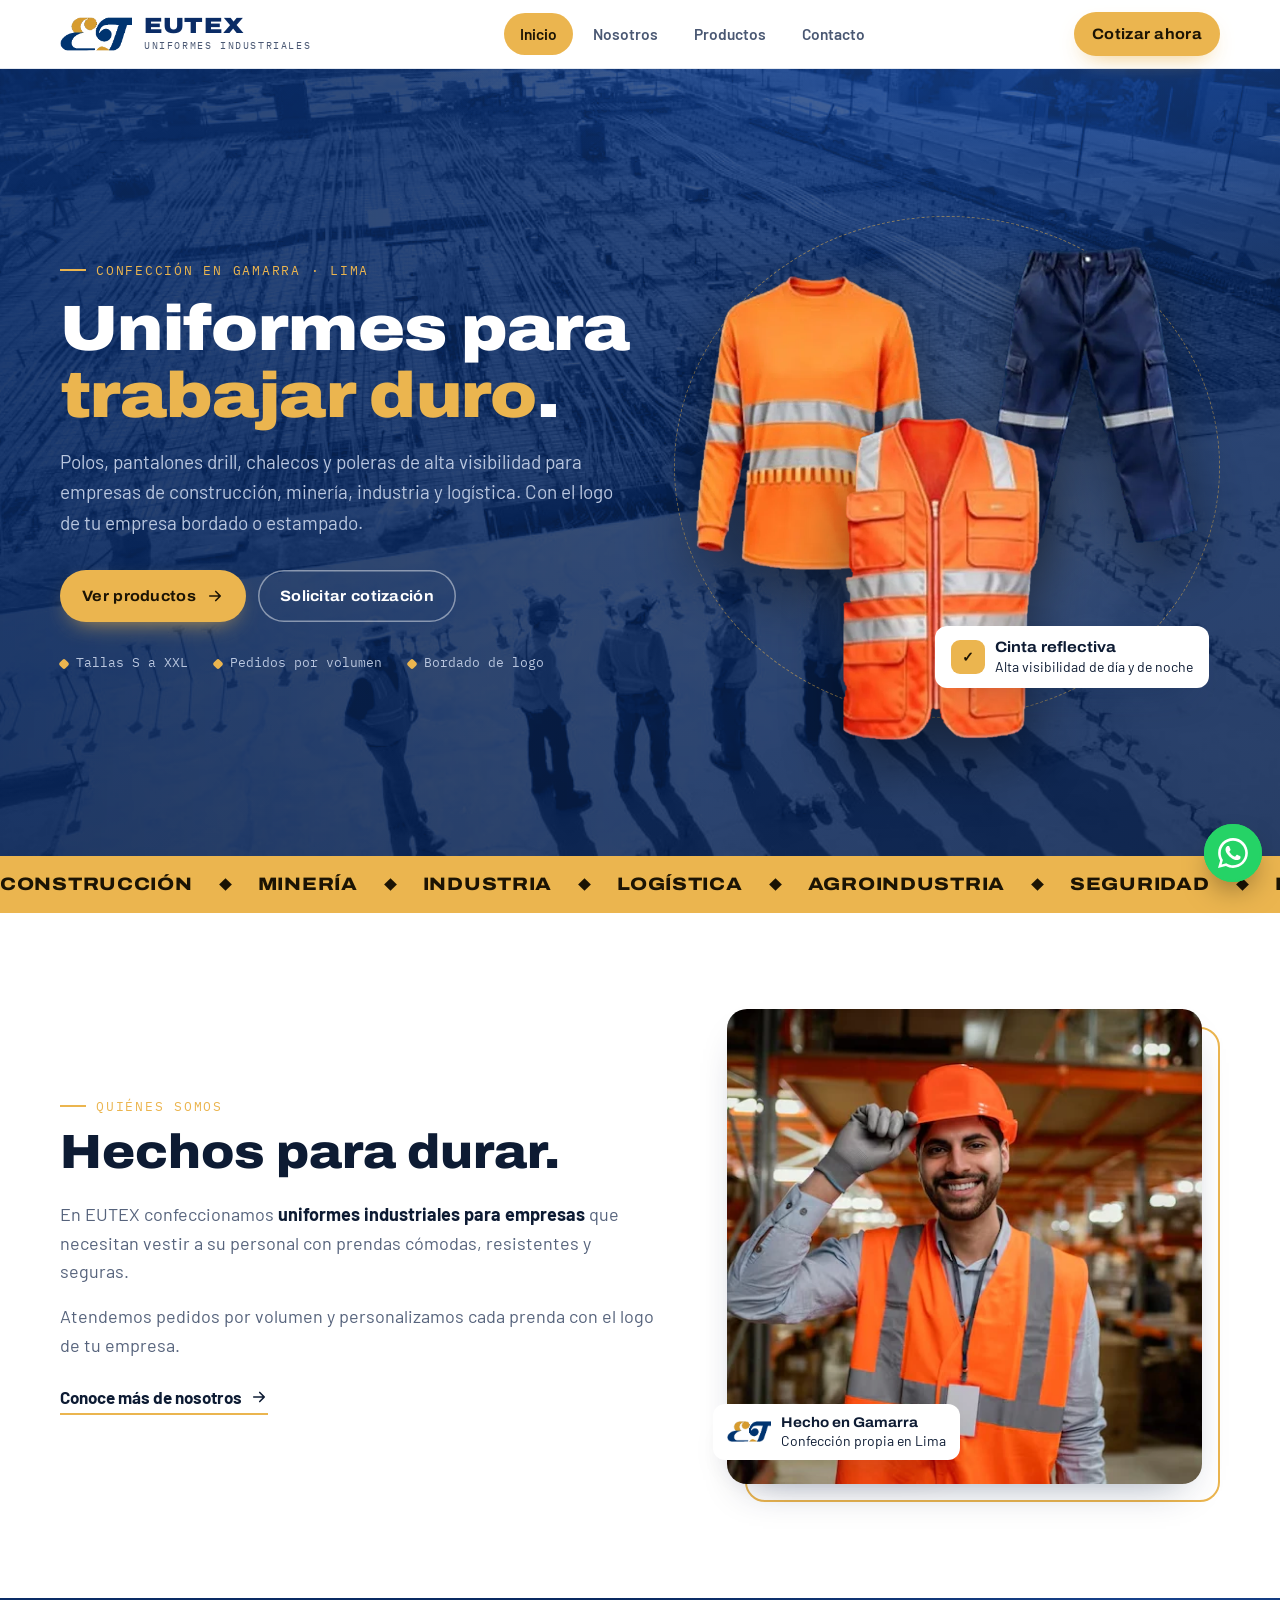
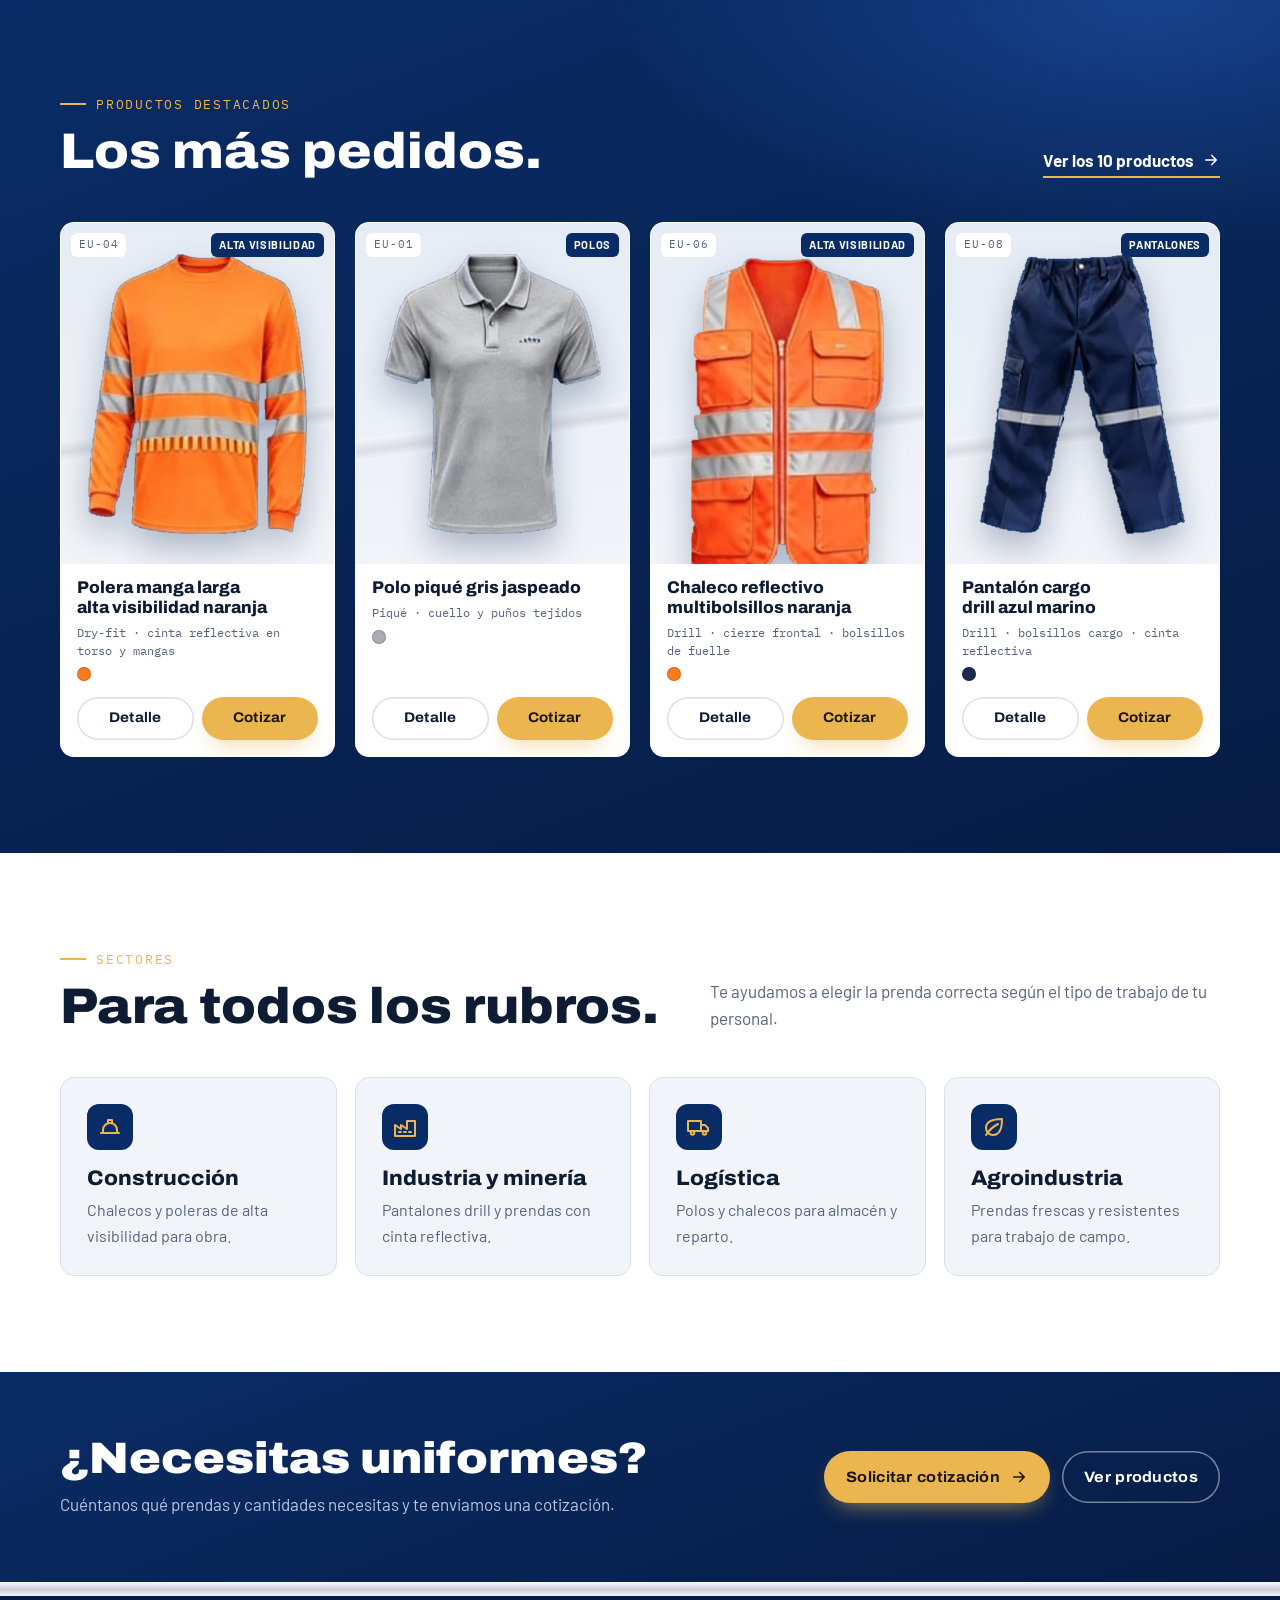
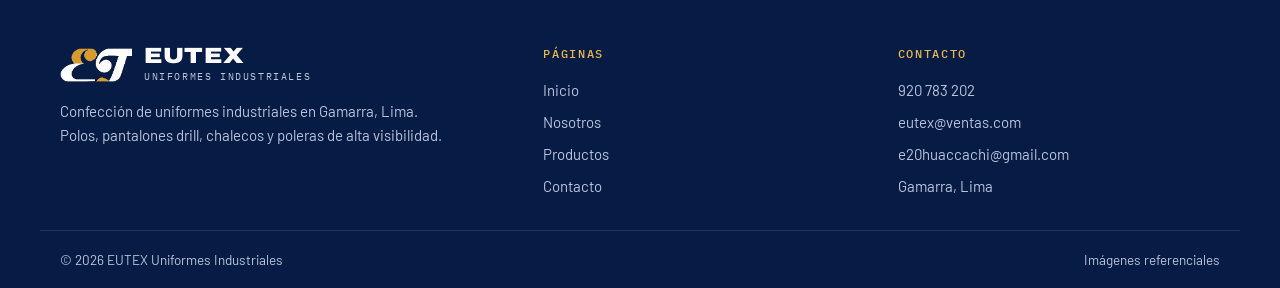
<file: index.html>
<!doctype html>
<html lang="es">
<head>
<meta charset="utf-8">
<meta name="viewport" content="width=device-width, initial-scale=1, viewport-fit=cover">
<link rel="icon" type="image/webp" href="assets/img/logo-mono.webp">
<title>EUTEX Uniformes Industriales</title>
<meta name="claude:viewport-fit-sides" content="cover">
<meta name="description" content="EUTEX: confección de uniformes industriales en Gamarra, Lima.">
<link rel="preconnect" href="https://fonts.googleapis.com">
<link rel="preconnect" href="https://fonts.gstatic.com" crossorigin>
<link rel="stylesheet" href="https://fonts.googleapis.com/css2?family=Archivo:wdth,wght@62..125,400..900&family=Barlow:wght@400;500;600;700&family=IBM+Plex+Mono:wght@400;500&display=swap">
<link rel="stylesheet" href="assets/style.css">
</head>
<body>
<a class="skip" href="#contenido">Saltar al contenido</a>
<header class="site-header">
  <div class="wrap nav">
    <a class="brand" href="index.html" aria-label="EUTEX, ir al inicio">
      <img src="assets/img/logo-mono.webp" alt="" width="62" height="34">
      <span><b>EUTEX</b><small>Uniformes Industriales</small></span>
    </a>
    <nav aria-label="Menú principal">
      <ul class="menu" id="menu"><li><a href="index.html" aria-current="page">Inicio</a></li><li><a href="nosotros.html">Nosotros</a></li><li><a href="productos.html">Productos</a></li><li><a href="contacto.html">Contacto</a></li><li class="menu-cta"><a class="btn btn-gold" href="https://wa.me/51920783202?text=Hola%20EUTEX%2C%20quiero%20cotizar%20uniformes." target="_blank" rel="noopener">Cotizar por WhatsApp</a></li></ul>
    </nav>
    <a class="btn btn-gold nav-cta" href="https://wa.me/51920783202?text=Hola%20EUTEX%2C%20quiero%20cotizar%20uniformes." target="_blank" rel="noopener">Cotizar ahora</a>
    <button class="burger" id="burger" type="button" aria-label="Abrir menú" aria-expanded="false" aria-controls="menu">
      <svg class="bars" viewBox="0 0 24 24" fill="none" stroke="currentColor" stroke-width="2" stroke-linecap="round"><path d="M4 7h16M4 12h16M4 17h10"/></svg>
      <svg class="x" viewBox="0 0 24 24" fill="none" stroke="currentColor" stroke-width="2" stroke-linecap="round"><path d="M6 6l12 12M18 6L6 18"/></svg>
    </button>
  </div>
</header>
<main id="contenido">
<section class="hero">
  <div class="obra obra-inicio" aria-hidden="true"></div>
  <div class="wrap hero-grid">
    <div class="rv">
      <span class="eyebrow">Confección en Gamarra · Lima</span>
      <h1>Uniformes para <em>trabajar duro</em>.</h1>
      <p class="lead">Polos, pantalones drill, chalecos y poleras de alta visibilidad para empresas de construcción, minería, industria y logística. Con el logo de tu empresa bordado o estampado.</p>
      <div class="hero-actions">
        <a class="btn btn-gold" href="productos.html">Ver productos <svg viewBox="0 0 24 24" fill="none" stroke="currentColor" stroke-width="2.2" stroke-linecap="round" stroke-linejoin="round" aria-hidden="true"><path d="M5 12h14M13 6l6 6-6 6"/></svg></a>
        <a class="btn btn-ghost" href="contacto.html">Solicitar cotización</a>
      </div>
      <div class="hero-facts"><span>Tallas S a XXL</span><span>Pedidos por volumen</span><span>Bordado de logo</span></div>
    </div>
    <div class="showcase" id="showcase" aria-hidden="true">
      <div class="disc"></div><div class="ring"></div>
      <div class="g g1" data-depth="18"><img src="assets/img/polera-ml.webp" alt="" width="300" height="520"></div>
      <div class="g g2" data-depth="10"><img src="assets/img/pantalon-navy.webp" alt="" width="300" height="520"></div>
      <div class="g g3" data-depth="28"><img src="assets/img/chaleco.webp" alt="" width="300" height="520"></div>
      <div class="badge"><i>✓</i><span><strong>Cinta reflectiva</strong>Alta visibilidad de día y de noche</span></div>
    </div>
  </div>
</section>
<div class="marquee" aria-hidden="true"><div class="marquee-track" id="marq">
  <span>Construcción</span><span>Minería</span><span>Industria</span><span>Logística</span><span>Agroindustria</span><span>Seguridad</span><span>Limpieza</span><span>Mantenimiento</span>
</div></div>

<section class="sec">
  <div class="wrap split">
    <div class="txt rv">
      <span class="eyebrow">Quiénes somos</span>
      <h2 style="font-weight:850;font-variation-settings:'wdth' 108;font-size:clamp(30px,4.2vw,48px);margin:12px 0 22px">Hechos para durar.</h2>
      <p>En EUTEX confeccionamos <strong>uniformes industriales para empresas</strong> que necesitan vestir a su personal con prendas cómodas, resistentes y seguras.</p>
      <p>Atendemos pedidos por volumen y personalizamos cada prenda con el logo de tu empresa.</p>
      <a class="link-arrow" href="nosotros.html">Conoce más de nosotros <svg viewBox="0 0 24 24" fill="none" stroke="currentColor" stroke-width="2.2" stroke-linecap="round" stroke-linejoin="round" aria-hidden="true"><path d="M5 12h14M13 6l6 6-6 6"/></svg></a>
    </div>
    <figure class="photo rv">
  <img src="assets/img/foto-trabajador.webp" alt="Trabajador sonriente con casco y chaleco de alta visibilidad naranja en un almacén" width="492" height="492">
  <figcaption><img src="assets/img/logo-mono.webp" alt="" width="44" height="24"><span><strong>Hecho en Gamarra</strong>Confección propia en Lima</span></figcaption>
</figure>
  </div>
</section>

<section class="sec navy">
  <div class="wrap">
    <div class="sec-head rv">
      <div><span class="eyebrow">Productos destacados</span><h2>Los más pedidos.</h2></div>
      <a class="link-arrow" href="productos.html">Ver los 10 productos <svg viewBox="0 0 24 24" fill="none" stroke="currentColor" stroke-width="2.2" stroke-linecap="round" stroke-linejoin="round" aria-hidden="true"><path d="M5 12h14M13 6l6 6-6 6"/></svg></a>
    </div>
    <div class="grid" id="featured"></div>
  </div>
</section>

<section class="sec">
  <div class="wrap">
    <div class="sec-head rv">
      <div><span class="eyebrow">Sectores</span><h2>Para todos los rubros.</h2></div>
      <p>Te ayudamos a elegir la prenda correcta según el tipo de trabajo de tu personal.</p>
    </div>
    <div class="cards4">
      <article class="value rv"><div class="ic"><svg viewBox="0 0 24 24" fill="none" stroke="currentColor" stroke-width="2" stroke-linecap="round" stroke-linejoin="round" aria-hidden="true"><path d="M3 18h18M5 18v-3a7 7 0 0114 0v3"/><path d="M10 8V5h4v3"/></svg></div><h3>Construcción</h3><p>Chalecos y poleras de alta visibilidad para obra.</p></article>
      <article class="value rv"><div class="ic"><svg viewBox="0 0 24 24" fill="none" stroke="currentColor" stroke-width="2" stroke-linecap="round" stroke-linejoin="round" aria-hidden="true"><path d="M2 21V10l6 4V10l6 4V6h8v15H2z"/><path d="M6 17h2M11 17h2M16 17h2"/></svg></div><h3>Industria y minería</h3><p>Pantalones drill y prendas con cinta reflectiva.</p></article>
      <article class="value rv"><div class="ic"><svg viewBox="0 0 24 24" fill="none" stroke="currentColor" stroke-width="2" stroke-linecap="round" stroke-linejoin="round" aria-hidden="true"><path d="M1 6h13v10H1zM14 10h4l3 3v3h-7"/><circle cx="5.5" cy="18" r="1.8"/><circle cx="17.5" cy="18" r="1.8"/></svg></div><h3>Logística</h3><p>Polos y chalecos para almacén y reparto.</p></article>
      <article class="value rv"><div class="ic"><svg viewBox="0 0 24 24" fill="none" stroke="currentColor" stroke-width="2" stroke-linecap="round" stroke-linejoin="round" aria-hidden="true"><path d="M11 20A7 7 0 014 13c0-5 4-9 16-9 0 12-4 16-9 16z"/><path d="M4 20c4-6 8-9 12-11"/></svg></div><h3>Agroindustria</h3><p>Prendas frescas y resistentes para trabajo de campo.</p></article>
    </div>
  </div>
</section>
<section class="cta">
  <div class="wrap inner">
    <div class="rv"><h2>¿Necesitas uniformes?</h2><p>Cuéntanos qué prendas y cantidades necesitas y te enviamos una cotización.</p></div>
    <div class="acts rv"><a class="btn btn-gold" href="contacto.html">Solicitar cotización <svg viewBox="0 0 24 24" fill="none" stroke="currentColor" stroke-width="2.2" stroke-linecap="round" stroke-linejoin="round" aria-hidden="true"><path d="M5 12h14M13 6l6 6-6 6"/></svg></a><a class="btn btn-ghost" href="productos.html">Ver productos</a></div>
  </div>
</section>
</main>
<footer>
  <div class="tape"></div>
  <div class="wrap foot">
    <div class="brandcol">
      <a class="brand" href="index.html"><img src="assets/img/logo-mono-white.webp" alt="" width="62" height="34"><span><b>EUTEX</b><small>Uniformes Industriales</small></span></a>
      <p class="about">Confección de uniformes industriales en Gamarra, Lima. Polos, pantalones drill, chalecos y poleras de alta visibilidad.</p>
    </div>
    <div><h4>Páginas</h4><ul><li><a href="index.html">Inicio</a></li><li><a href="nosotros.html">Nosotros</a></li><li><a href="productos.html">Productos</a></li><li><a href="contacto.html">Contacto</a></li></ul></div>
    <div><h4>Contacto</h4><ul><li>920 783 202</li><li>eutex@ventas.com</li><li>e20huaccachi@gmail.com</li><li>Gamarra, Lima</li></ul></div>
  </div>
  <div class="wrap foot-bottom"><span>© <span id="year">2026</span> EUTEX Uniformes Industriales</span><span>Imágenes referenciales</span></div>
</footer>
<a class="wa-float" href="https://wa.me/51920783202?text=Hola%20EUTEX%2C%20quiero%20informaci%C3%B3n%20sobre%20sus%20uniformes." target="_blank" rel="noopener" aria-label="Escríbenos por WhatsApp"><svg viewBox="0 0 24 24" fill="currentColor" aria-hidden="true"><path d="M17.5 14.4c-.3-.1-1.8-.9-2-1-.3-.1-.5-.1-.7.1-.2.3-.8 1-.9 1.2-.2.2-.3.2-.6.1-.3-.1-1.3-.5-2.4-1.5-.9-.8-1.5-1.8-1.7-2.1-.2-.3 0-.5.1-.6l.4-.5c.1-.2.2-.3.3-.5.1-.2 0-.4 0-.5l-.9-2.2c-.2-.6-.5-.5-.7-.5h-.6c-.2 0-.5.1-.8.4-.3.3-1 1-1 2.5s1.1 2.9 1.2 3.1c.1.2 2.1 3.2 5.1 4.5.7.3 1.3.5 1.7.6.7.2 1.4.2 1.9.1.6-.1 1.8-.7 2-1.4.2-.7.2-1.3.2-1.4-.1-.1-.3-.2-.6-.3zM12 21.8c-1.8 0-3.5-.5-5-1.4l-.4-.2-3.7 1 1-3.6-.2-.4C2.7 15.6 2.2 13.8 2.2 12 2.2 6.6 6.6 2.2 12 2.2c2.6 0 5.1 1 6.9 2.9 1.8 1.8 2.9 4.3 2.9 6.9 0 5.4-4.4 9.8-9.8 9.8zM20.5 3.5C18.2 1.2 15.2 0 12 0 5.4 0 .1 5.3.1 11.9c0 2.1.6 4.2 1.6 6L0 24l6.3-1.6c1.8 1 3.7 1.5 5.7 1.5 6.6 0 11.9-5.3 11.9-11.9 0-3.2-1.2-6.2-3.4-8.5z"/></svg></a>
<script src="assets/main.js"></script>
</body>
</html>
</file>
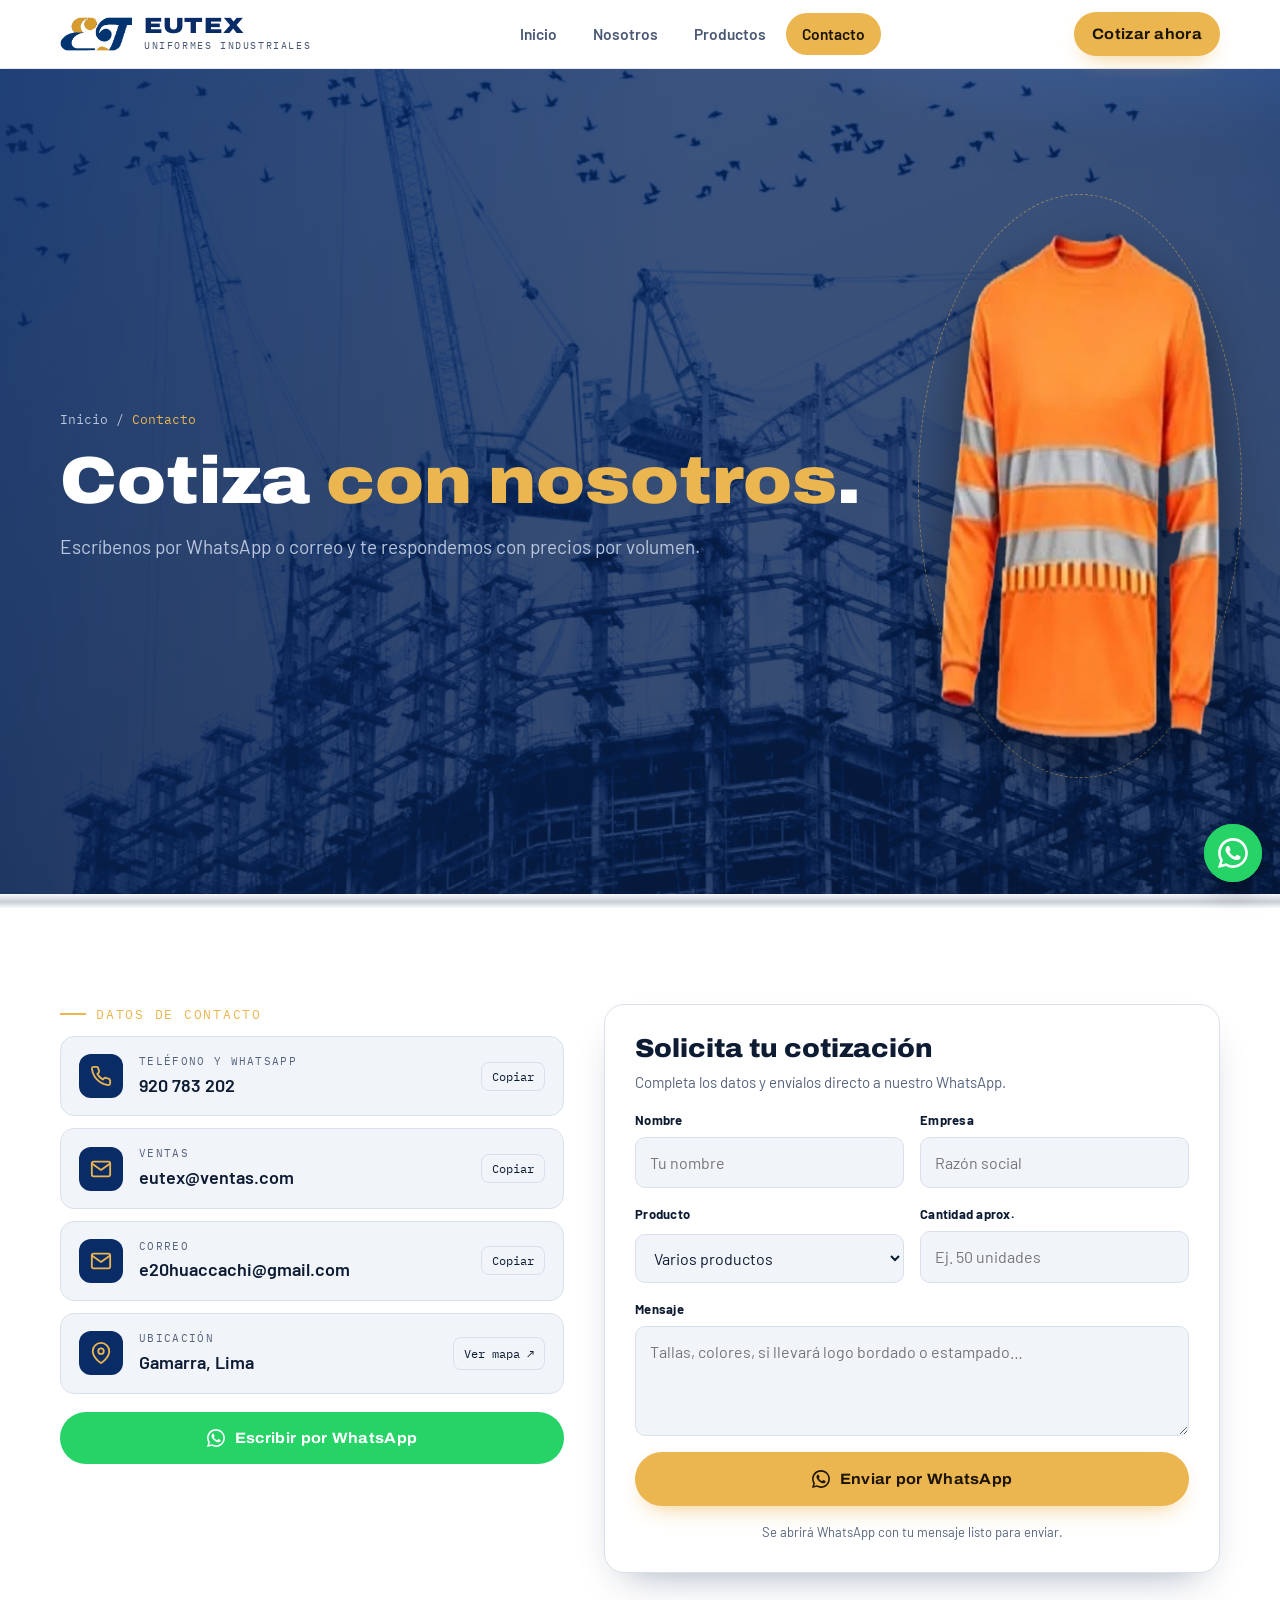
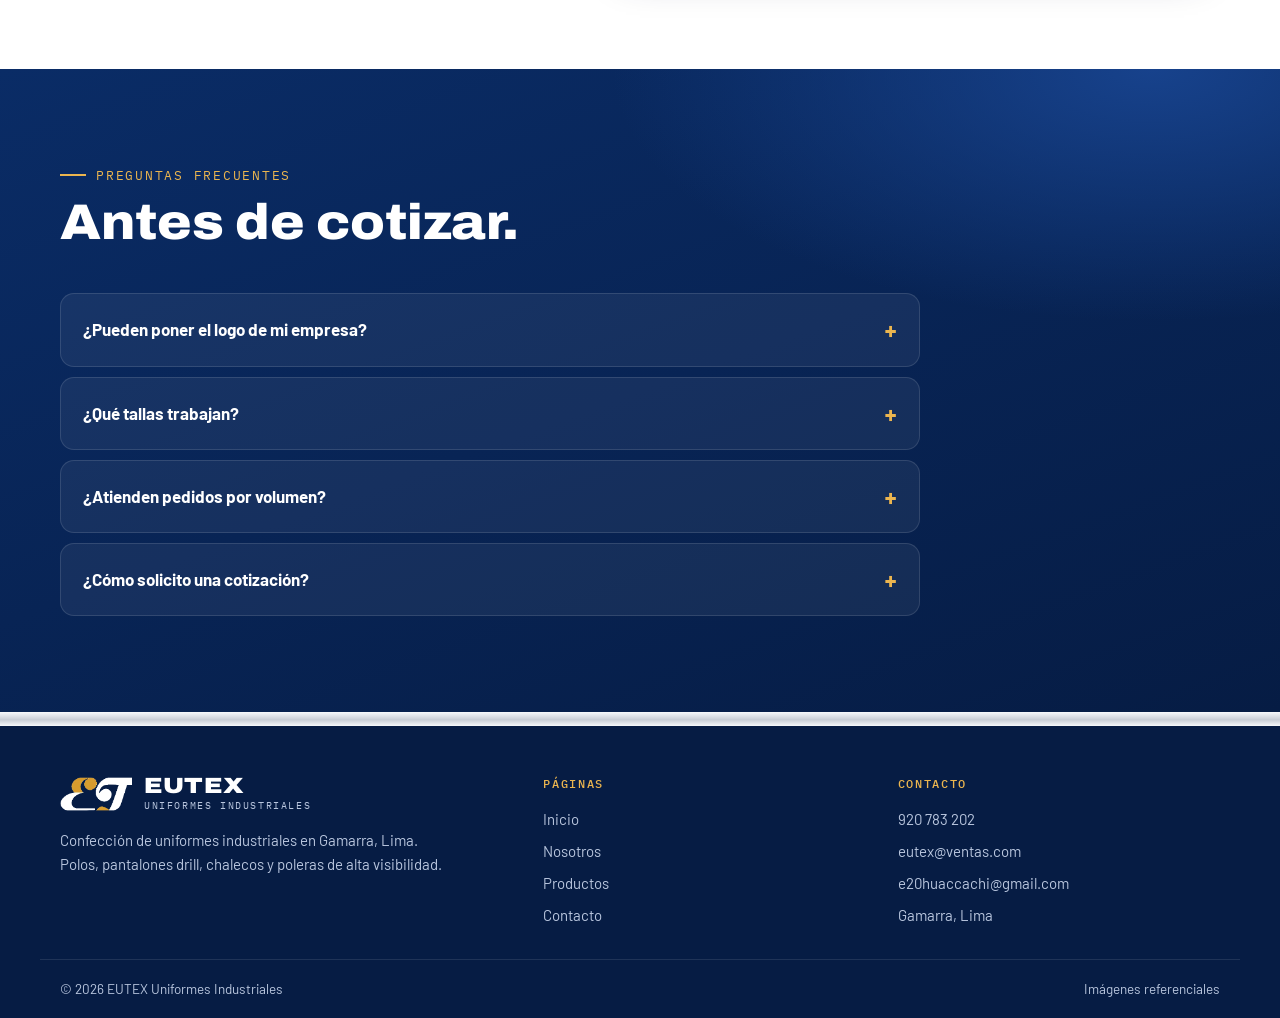
<file: contacto.html>
<!doctype html>
<html lang="es">
<head>
<meta charset="utf-8">
<meta name="viewport" content="width=device-width, initial-scale=1, viewport-fit=cover">
<link rel="icon" type="image/webp" href="assets/img/logo-mono.webp">
<title>Contacto · EUTEX</title>
<meta name="claude:viewport-fit-sides" content="cover">
<meta name="description" content="Cotiza uniformes industriales con EUTEX por WhatsApp o correo.">
<link rel="preconnect" href="https://fonts.googleapis.com">
<link rel="preconnect" href="https://fonts.gstatic.com" crossorigin>
<link rel="stylesheet" href="https://fonts.googleapis.com/css2?family=Archivo:wdth,wght@62..125,400..900&family=Barlow:wght@400;500;600;700&family=IBM+Plex+Mono:wght@400;500&display=swap">
<link rel="stylesheet" href="assets/style.css">
</head>
<body>
<a class="skip" href="#contenido">Saltar al contenido</a>
<header class="site-header">
  <div class="wrap nav">
    <a class="brand" href="index.html" aria-label="EUTEX, ir al inicio">
      <img src="assets/img/logo-mono.webp" alt="" width="62" height="34">
      <span><b>EUTEX</b><small>Uniformes Industriales</small></span>
    </a>
    <nav aria-label="Menú principal">
      <ul class="menu" id="menu"><li><a href="index.html">Inicio</a></li><li><a href="nosotros.html">Nosotros</a></li><li><a href="productos.html">Productos</a></li><li><a href="contacto.html" aria-current="page">Contacto</a></li><li class="menu-cta"><a class="btn btn-gold" href="https://wa.me/51920783202?text=Hola%20EUTEX%2C%20quiero%20cotizar%20uniformes." target="_blank" rel="noopener">Cotizar por WhatsApp</a></li></ul>
    </nav>
    <a class="btn btn-gold nav-cta" href="https://wa.me/51920783202?text=Hola%20EUTEX%2C%20quiero%20cotizar%20uniformes." target="_blank" rel="noopener">Cotizar ahora</a>
    <button class="burger" id="burger" type="button" aria-label="Abrir menú" aria-expanded="false" aria-controls="menu">
      <svg class="bars" viewBox="0 0 24 24" fill="none" stroke="currentColor" stroke-width="2" stroke-linecap="round"><path d="M4 7h16M4 12h16M4 17h10"/></svg>
      <svg class="x" viewBox="0 0 24 24" fill="none" stroke="currentColor" stroke-width="2" stroke-linecap="round"><path d="M6 6l12 12M18 6L6 18"/></svg>
    </button>
  </div>
</header>
<main id="contenido">
<section class="page-hero">
  <div class="obra obra-contacto" aria-hidden="true"></div>
  <div class="wrap inner">
    <div class="rv">
      <nav class="crumbs" aria-label="Ruta"><a href="index.html">Inicio</a><span aria-hidden="true">/</span><span aria-current="page">Contacto</span></nav>
      <h1>Cotiza <em>con nosotros</em>.</h1>
      <p>Escríbenos por WhatsApp o correo y te respondemos con precios por volumen.</p>
    </div>
    <div class="art" aria-hidden="true"><img src="assets/img/polera-ml.webp" alt="" width="300" height="520"></div>
  </div>
  <div class="tape"></div>
</section>
<section class="sec">
  <div class="wrap contact-grid">
    <div class="cinfo rv">
      <span class="eyebrow">Datos de contacto</span>
      <div class="crow"><span class="ic"><svg viewBox="0 0 24 24" fill="none" stroke="currentColor" stroke-width="2" stroke-linecap="round" stroke-linejoin="round" aria-hidden="true"><path d="M22 16.9v3a2 2 0 01-2.2 2 19.8 19.8 0 01-8.6-3.1 19.5 19.5 0 01-6-6A19.8 19.8 0 012.1 4.2 2 2 0 014.1 2h3a2 2 0 012 1.7c.1.9.4 1.8.7 2.7a2 2 0 01-.5 2.1L8 9.8a16 16 0 006 6l1.3-1.3a2 2 0 012.1-.4c.9.3 1.8.6 2.7.7a2 2 0 011.7 2z"/></svg></span><span class="t"><small>Teléfono y WhatsApp</small><b>920 783 202</b></span><button class="copy" type="button" data-copy="920783202">Copiar</button></div>
      <div class="crow"><span class="ic"><svg viewBox="0 0 24 24" fill="none" stroke="currentColor" stroke-width="2" stroke-linecap="round" stroke-linejoin="round" aria-hidden="true"><rect x="2" y="4" width="20" height="16" rx="2"/><path d="M22 6l-10 7L2 6"/></svg></span><span class="t"><small>Ventas</small><b>eutex@ventas.com</b></span><button class="copy" type="button" data-copy="eutex@ventas.com">Copiar</button></div>
      <div class="crow"><span class="ic"><svg viewBox="0 0 24 24" fill="none" stroke="currentColor" stroke-width="2" stroke-linecap="round" stroke-linejoin="round" aria-hidden="true"><rect x="2" y="4" width="20" height="16" rx="2"/><path d="M22 6l-10 7L2 6"/></svg></span><span class="t"><small>Correo</small><b>e20huaccachi@gmail.com</b></span><button class="copy" type="button" data-copy="e20huaccachi@gmail.com">Copiar</button></div>
      <a class="crow" href="https://www.google.com/maps/search/?api=1&amp;query=Gamarra%2C%20La%20Victoria%2C%20Lima" target="_blank" rel="noopener"><span class="ic"><svg viewBox="0 0 24 24" fill="none" stroke="currentColor" stroke-width="2" stroke-linecap="round" stroke-linejoin="round" aria-hidden="true"><path d="M21 10c0 7-9 13-9 13S3 17 3 10a9 9 0 0118 0z"/><circle cx="12" cy="10" r="3"/></svg></span><span class="t"><small>Ubicación</small><b>Gamarra, Lima</b></span><span class="copy" aria-hidden="true">Ver mapa ↗</span></a>
      <a class="btn btn-wa" href="https://wa.me/51920783202?text=Hola%20EUTEX%2C%20quiero%20cotizar%20uniformes." target="_blank" rel="noopener" style="margin-top:6px"><svg viewBox="0 0 24 24" fill="currentColor" aria-hidden="true"><path d="M17.5 14.4c-.3-.1-1.8-.9-2-1-.3-.1-.5-.1-.7.1-.2.3-.8 1-.9 1.2-.2.2-.3.2-.6.1-.3-.1-1.3-.5-2.4-1.5-.9-.8-1.5-1.8-1.7-2.1-.2-.3 0-.5.1-.6l.4-.5c.1-.2.2-.3.3-.5.1-.2 0-.4 0-.5l-.9-2.2c-.2-.6-.5-.5-.7-.5h-.6c-.2 0-.5.1-.8.4-.3.3-1 1-1 2.5s1.1 2.9 1.2 3.1c.1.2 2.1 3.2 5.1 4.5.7.3 1.3.5 1.7.6.7.2 1.4.2 1.9.1.6-.1 1.8-.7 2-1.4.2-.7.2-1.3.2-1.4-.1-.1-.3-.2-.6-.3zM12 21.8c-1.8 0-3.5-.5-5-1.4l-.4-.2-3.7 1 1-3.6-.2-.4C2.7 15.6 2.2 13.8 2.2 12 2.2 6.6 6.6 2.2 12 2.2c2.6 0 5.1 1 6.9 2.9 1.8 1.8 2.9 4.3 2.9 6.9 0 5.4-4.4 9.8-9.8 9.8zM20.5 3.5C18.2 1.2 15.2 0 12 0 5.4 0 .1 5.3.1 11.9c0 2.1.6 4.2 1.6 6L0 24l6.3-1.6c1.8 1 3.7 1.5 5.7 1.5 6.6 0 11.9-5.3 11.9-11.9 0-3.2-1.2-6.2-3.4-8.5z"/></svg> Escribir por WhatsApp</a>
    </div>
    <form class="form rv" id="qform" novalidate>
      <h2>Solicita tu cotización</h2>
      <p class="sub">Completa los datos y envíalos directo a nuestro WhatsApp.</p>
      <div class="field"><label for="f-nombre">Nombre</label><input id="f-nombre" name="nombre" autocomplete="name" placeholder="Tu nombre"></div>
      <div class="field"><label for="f-empresa">Empresa</label><input id="f-empresa" name="empresa" autocomplete="organization" placeholder="Razón social"></div>
      <div class="field"><label for="f-producto">Producto</label><select id="f-producto" name="producto"><option value="">Varios productos</option></select></div>
      <div class="field"><label for="f-cantidad">Cantidad aprox.</label><input id="f-cantidad" name="cantidad" inputmode="numeric" placeholder="Ej. 50 unidades"></div>
      <div class="field full"><label for="f-mensaje">Mensaje</label><textarea id="f-mensaje" name="mensaje" placeholder="Tallas, colores, si llevará logo bordado o estampado…"></textarea></div>
      <a class="btn btn-gold send" id="send" href="https://wa.me/51920783202" target="_blank" rel="noopener"><svg viewBox="0 0 24 24" fill="currentColor" aria-hidden="true"><path d="M17.5 14.4c-.3-.1-1.8-.9-2-1-.3-.1-.5-.1-.7.1-.2.3-.8 1-.9 1.2-.2.2-.3.2-.6.1-.3-.1-1.3-.5-2.4-1.5-.9-.8-1.5-1.8-1.7-2.1-.2-.3 0-.5.1-.6l.4-.5c.1-.2.2-.3.3-.5.1-.2 0-.4 0-.5l-.9-2.2c-.2-.6-.5-.5-.7-.5h-.6c-.2 0-.5.1-.8.4-.3.3-1 1-1 2.5s1.1 2.9 1.2 3.1c.1.2 2.1 3.2 5.1 4.5.7.3 1.3.5 1.7.6.7.2 1.4.2 1.9.1.6-.1 1.8-.7 2-1.4.2-.7.2-1.3.2-1.4-.1-.1-.3-.2-.6-.3zM12 21.8c-1.8 0-3.5-.5-5-1.4l-.4-.2-3.7 1 1-3.6-.2-.4C2.7 15.6 2.2 13.8 2.2 12 2.2 6.6 6.6 2.2 12 2.2c2.6 0 5.1 1 6.9 2.9 1.8 1.8 2.9 4.3 2.9 6.9 0 5.4-4.4 9.8-9.8 9.8zM20.5 3.5C18.2 1.2 15.2 0 12 0 5.4 0 .1 5.3.1 11.9c0 2.1.6 4.2 1.6 6L0 24l6.3-1.6c1.8 1 3.7 1.5 5.7 1.5 6.6 0 11.9-5.3 11.9-11.9 0-3.2-1.2-6.2-3.4-8.5z"/></svg> Enviar por WhatsApp</a>
      <p class="hint">Se abrirá WhatsApp con tu mensaje listo para enviar.</p>
    </form>
  </div>
</section>
<section class="sec navy">
  <div class="wrap">
    <div class="sec-head rv"><div><span class="eyebrow">Preguntas frecuentes</span><h2>Antes de cotizar.</h2></div></div>
    <div class="faq rv">
      <details><summary>¿Pueden poner el logo de mi empresa?</summary><p>Sí. Bordamos o estampamos el logo de tu empresa en polos, poleras, chalecos y pantalones.</p></details>
      <details><summary>¿Qué tallas trabajan?</summary><p>Confeccionamos en tallas S, M, L, XL y XXL. Si necesitas otra talla, consúltanos.</p></details>
      <details><summary>¿Atienden pedidos por volumen?</summary><p>Sí, preparamos uniformes para equipos de trabajo completos. Escríbenos con la cantidad aproximada y te cotizamos.</p></details>
      <details><summary>¿Cómo solicito una cotización?</summary><p>Completa el formulario de esta página o escríbenos por WhatsApp al 920 783 202 indicando prendas, cantidades y tallas.</p></details>
    </div>
  </div>
</section>
</main>
<footer>
  <div class="tape"></div>
  <div class="wrap foot">
    <div class="brandcol">
      <a class="brand" href="index.html"><img src="assets/img/logo-mono-white.webp" alt="" width="62" height="34"><span><b>EUTEX</b><small>Uniformes Industriales</small></span></a>
      <p class="about">Confección de uniformes industriales en Gamarra, Lima. Polos, pantalones drill, chalecos y poleras de alta visibilidad.</p>
    </div>
    <div><h4>Páginas</h4><ul><li><a href="index.html">Inicio</a></li><li><a href="nosotros.html">Nosotros</a></li><li><a href="productos.html">Productos</a></li><li><a href="contacto.html">Contacto</a></li></ul></div>
    <div><h4>Contacto</h4><ul><li>920 783 202</li><li>eutex@ventas.com</li><li>e20huaccachi@gmail.com</li><li>Gamarra, Lima</li></ul></div>
  </div>
  <div class="wrap foot-bottom"><span>© <span id="year">2026</span> EUTEX Uniformes Industriales</span><span>Imágenes referenciales</span></div>
</footer>
<a class="wa-float" href="https://wa.me/51920783202?text=Hola%20EUTEX%2C%20quiero%20informaci%C3%B3n%20sobre%20sus%20uniformes." target="_blank" rel="noopener" aria-label="Escríbenos por WhatsApp"><svg viewBox="0 0 24 24" fill="currentColor" aria-hidden="true"><path d="M17.5 14.4c-.3-.1-1.8-.9-2-1-.3-.1-.5-.1-.7.1-.2.3-.8 1-.9 1.2-.2.2-.3.2-.6.1-.3-.1-1.3-.5-2.4-1.5-.9-.8-1.5-1.8-1.7-2.1-.2-.3 0-.5.1-.6l.4-.5c.1-.2.2-.3.3-.5.1-.2 0-.4 0-.5l-.9-2.2c-.2-.6-.5-.5-.7-.5h-.6c-.2 0-.5.1-.8.4-.3.3-1 1-1 2.5s1.1 2.9 1.2 3.1c.1.2 2.1 3.2 5.1 4.5.7.3 1.3.5 1.7.6.7.2 1.4.2 1.9.1.6-.1 1.8-.7 2-1.4.2-.7.2-1.3.2-1.4-.1-.1-.3-.2-.6-.3zM12 21.8c-1.8 0-3.5-.5-5-1.4l-.4-.2-3.7 1 1-3.6-.2-.4C2.7 15.6 2.2 13.8 2.2 12 2.2 6.6 6.6 2.2 12 2.2c2.6 0 5.1 1 6.9 2.9 1.8 1.8 2.9 4.3 2.9 6.9 0 5.4-4.4 9.8-9.8 9.8zM20.5 3.5C18.2 1.2 15.2 0 12 0 5.4 0 .1 5.3.1 11.9c0 2.1.6 4.2 1.6 6L0 24l6.3-1.6c1.8 1 3.7 1.5 5.7 1.5 6.6 0 11.9-5.3 11.9-11.9 0-3.2-1.2-6.2-3.4-8.5z"/></svg></a>
<script src="assets/main.js"></script>
</body>
</html>
</file>
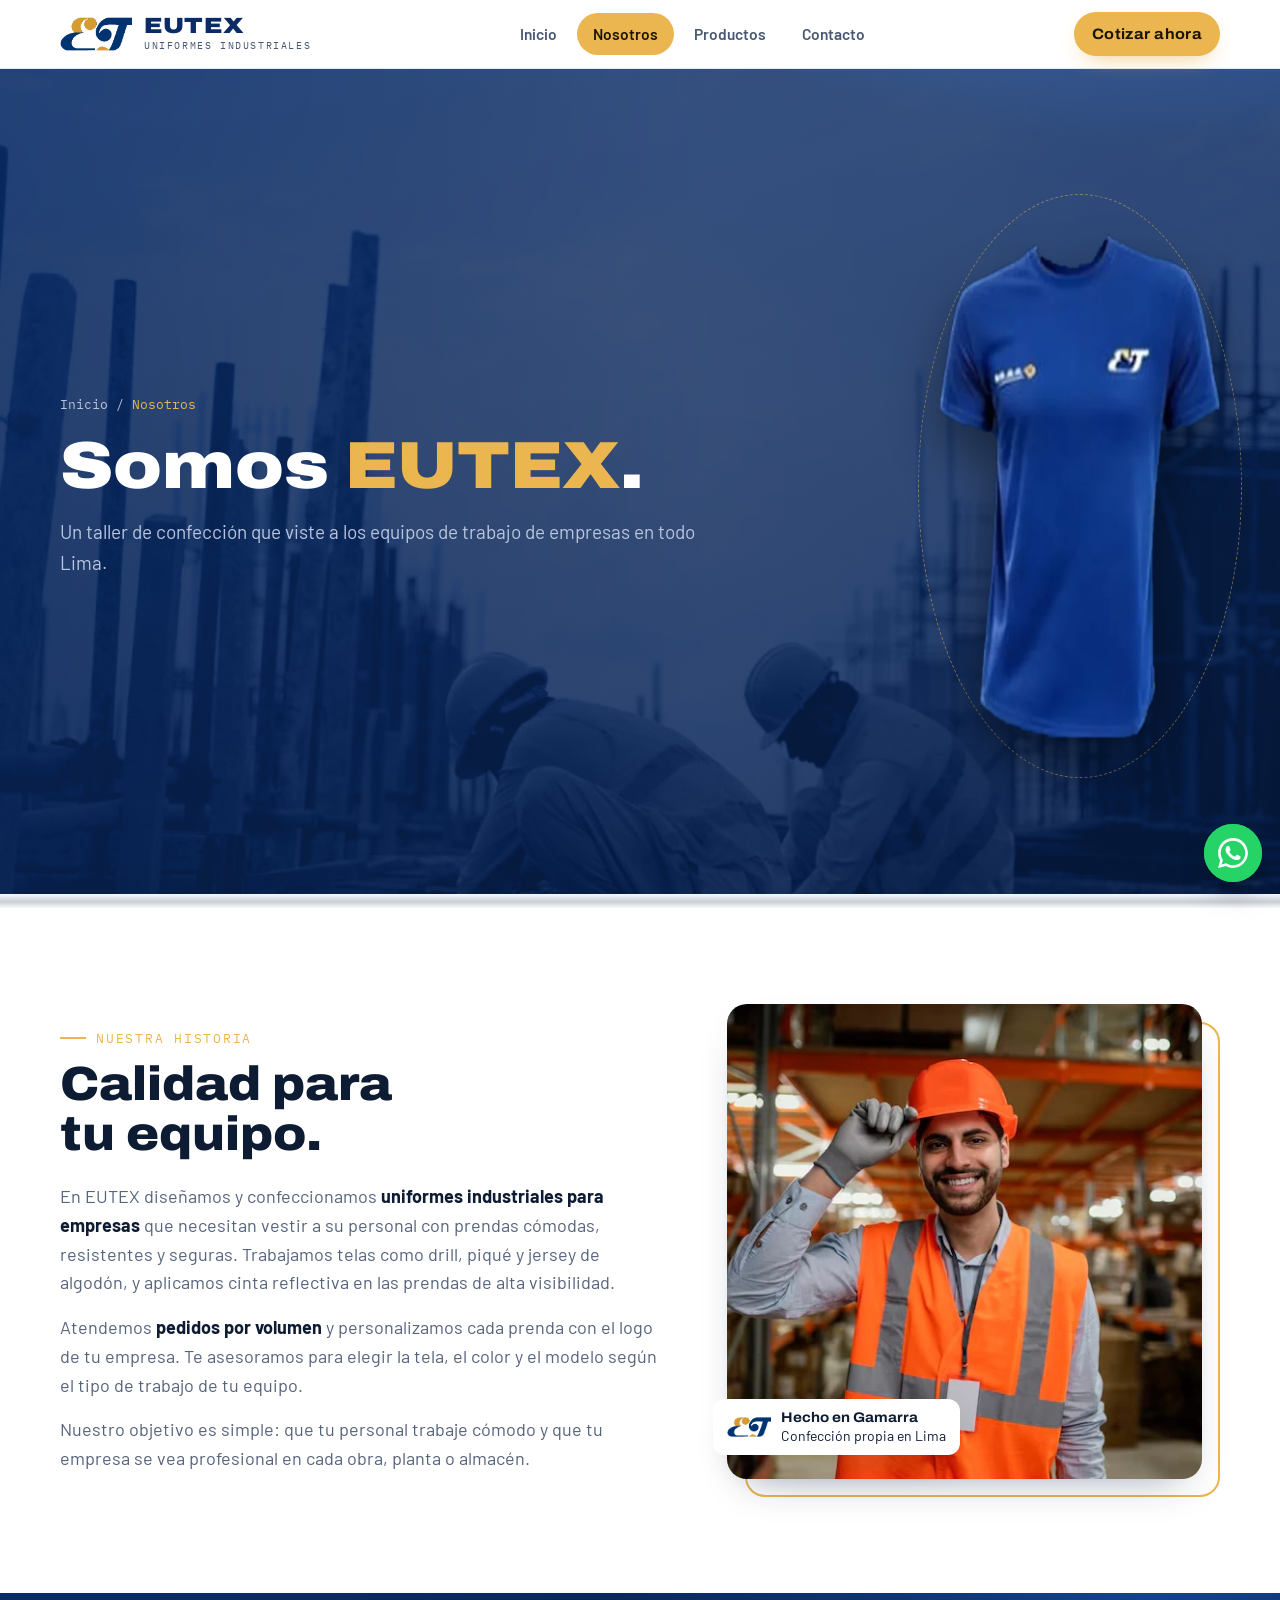
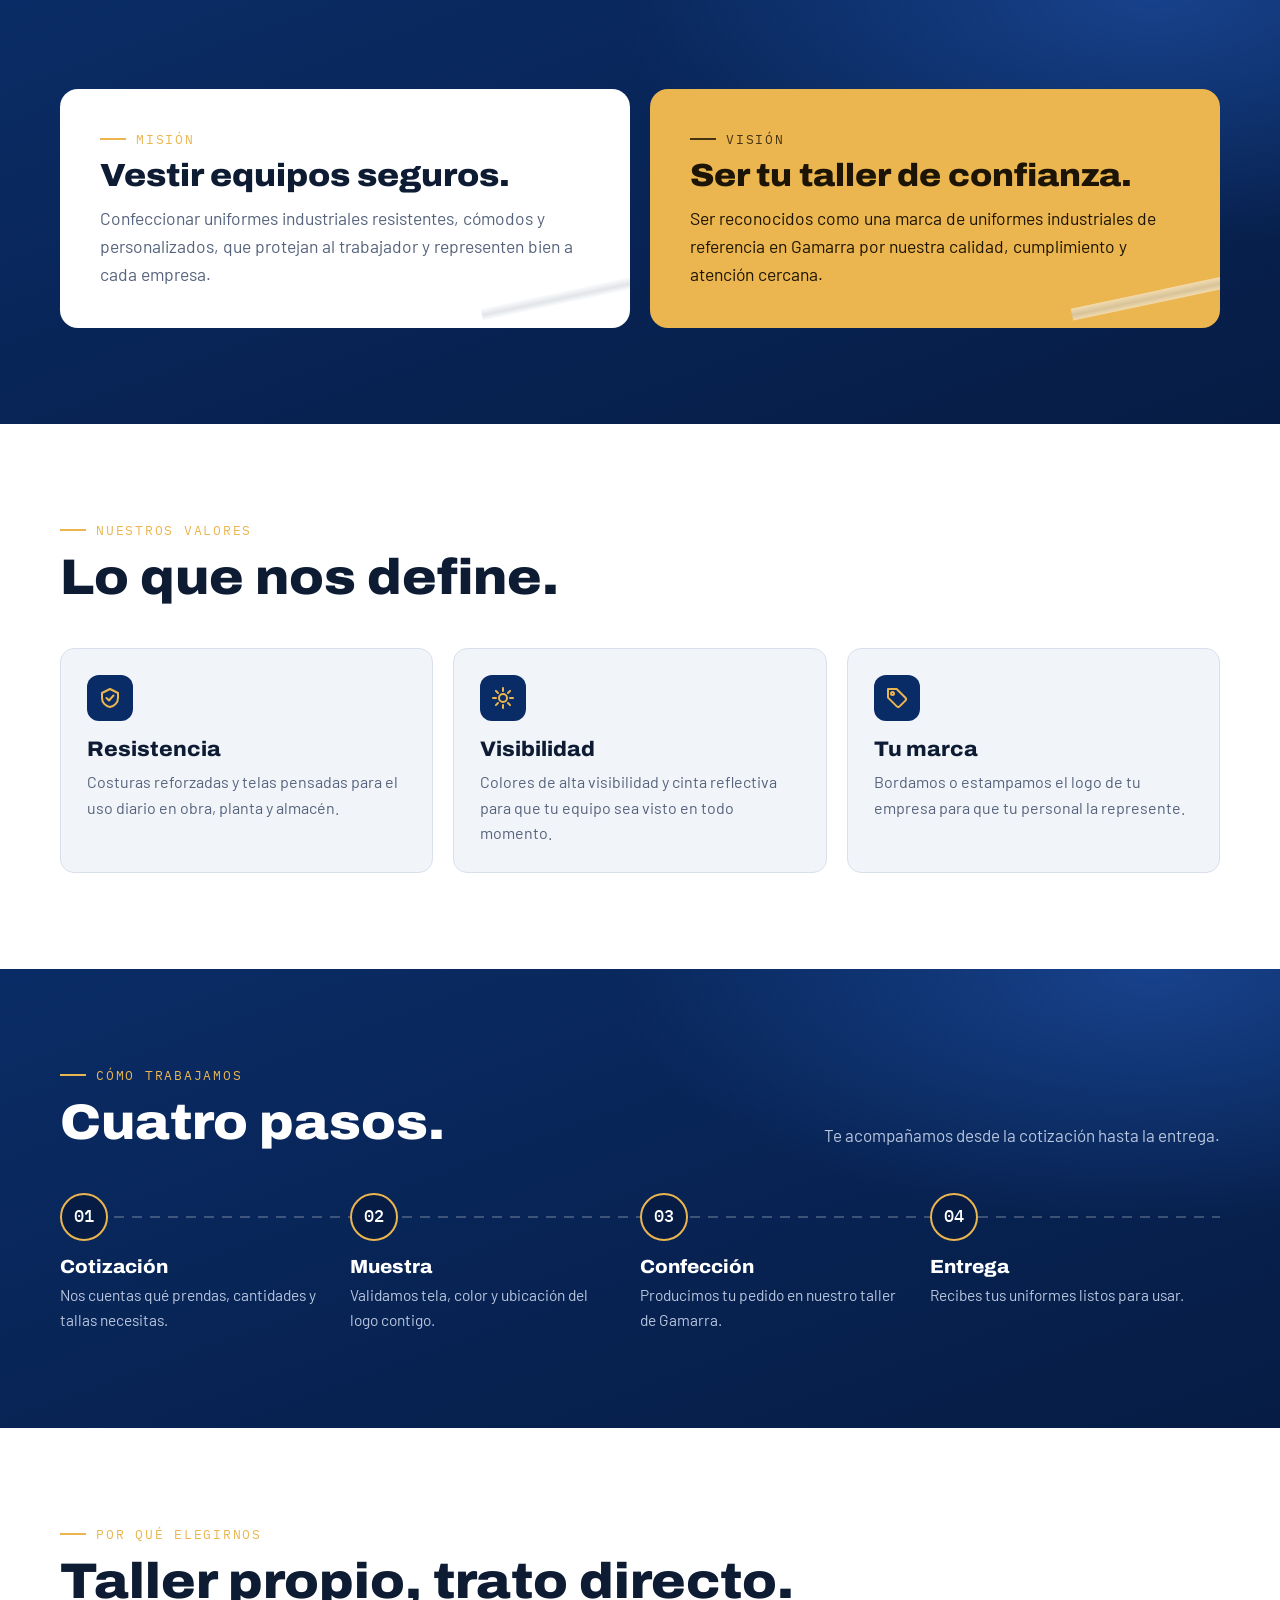
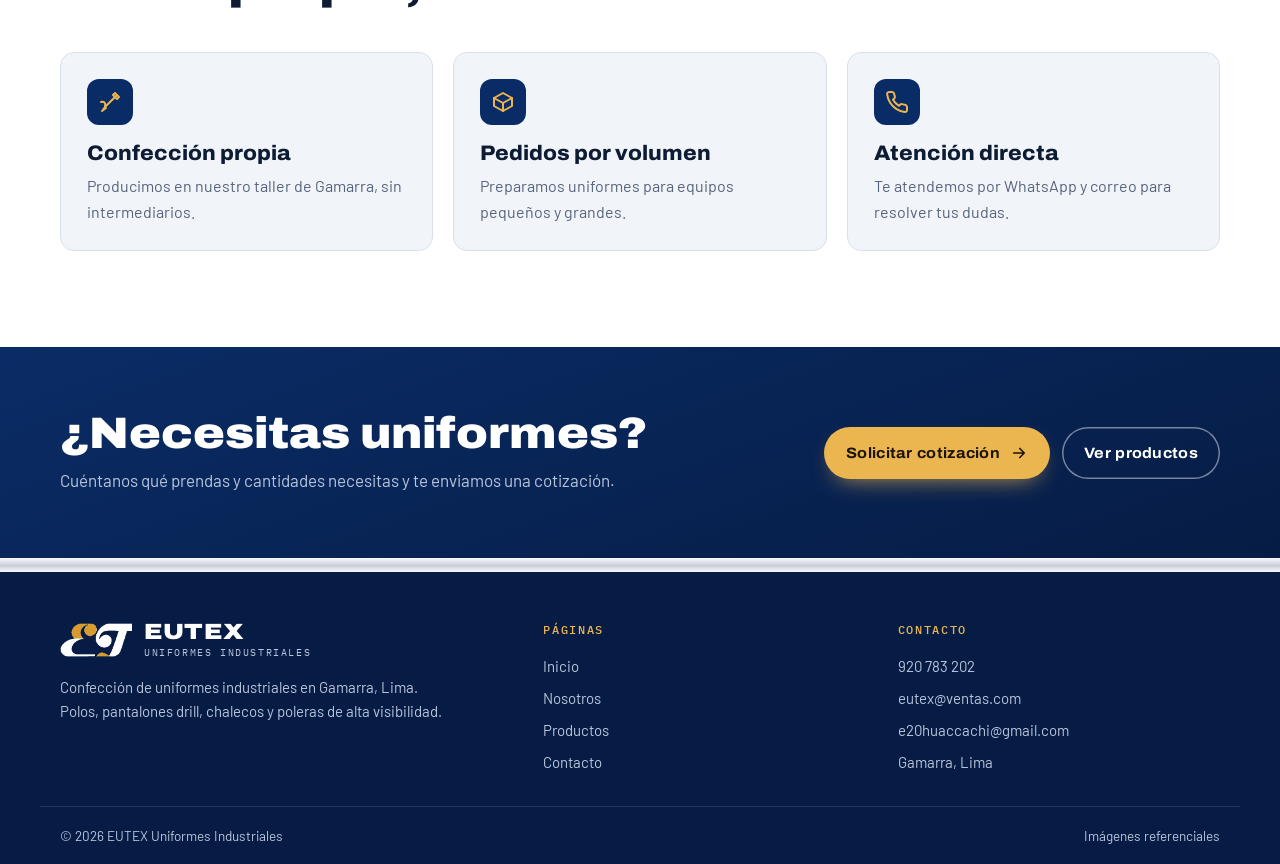
<file: nosotros.html>
<!doctype html>
<html lang="es">
<head>
<meta charset="utf-8">
<meta name="viewport" content="width=device-width, initial-scale=1, viewport-fit=cover">
<link rel="icon" type="image/webp" href="assets/img/logo-mono.webp">
<title>Nosotros · EUTEX</title>
<meta name="claude:viewport-fit-sides" content="cover">
<meta name="description" content="Conoce a EUTEX, taller de uniformes industriales en Gamarra, Lima.">
<link rel="preconnect" href="https://fonts.googleapis.com">
<link rel="preconnect" href="https://fonts.gstatic.com" crossorigin>
<link rel="stylesheet" href="https://fonts.googleapis.com/css2?family=Archivo:wdth,wght@62..125,400..900&family=Barlow:wght@400;500;600;700&family=IBM+Plex+Mono:wght@400;500&display=swap">
<link rel="stylesheet" href="assets/style.css">
</head>
<body>
<a class="skip" href="#contenido">Saltar al contenido</a>
<header class="site-header">
  <div class="wrap nav">
    <a class="brand" href="index.html" aria-label="EUTEX, ir al inicio">
      <img src="assets/img/logo-mono.webp" alt="" width="62" height="34">
      <span><b>EUTEX</b><small>Uniformes Industriales</small></span>
    </a>
    <nav aria-label="Menú principal">
      <ul class="menu" id="menu"><li><a href="index.html">Inicio</a></li><li><a href="nosotros.html" aria-current="page">Nosotros</a></li><li><a href="productos.html">Productos</a></li><li><a href="contacto.html">Contacto</a></li><li class="menu-cta"><a class="btn btn-gold" href="https://wa.me/51920783202?text=Hola%20EUTEX%2C%20quiero%20cotizar%20uniformes." target="_blank" rel="noopener">Cotizar por WhatsApp</a></li></ul>
    </nav>
    <a class="btn btn-gold nav-cta" href="https://wa.me/51920783202?text=Hola%20EUTEX%2C%20quiero%20cotizar%20uniformes." target="_blank" rel="noopener">Cotizar ahora</a>
    <button class="burger" id="burger" type="button" aria-label="Abrir menú" aria-expanded="false" aria-controls="menu">
      <svg class="bars" viewBox="0 0 24 24" fill="none" stroke="currentColor" stroke-width="2" stroke-linecap="round"><path d="M4 7h16M4 12h16M4 17h10"/></svg>
      <svg class="x" viewBox="0 0 24 24" fill="none" stroke="currentColor" stroke-width="2" stroke-linecap="round"><path d="M6 6l12 12M18 6L6 18"/></svg>
    </button>
  </div>
</header>
<main id="contenido">
<section class="page-hero">
  <div class="obra obra-nosotros" aria-hidden="true"></div>
  <div class="wrap inner">
    <div class="rv">
      <nav class="crumbs" aria-label="Ruta"><a href="index.html">Inicio</a><span aria-hidden="true">/</span><span aria-current="page">Nosotros</span></nav>
      <h1>Somos <em>EUTEX</em>.</h1>
      <p>Un taller de confección que viste a los equipos de trabajo de empresas en todo Lima.</p>
    </div>
    <div class="art" aria-hidden="true"><img src="assets/img/polo-azul.webp" alt="" width="300" height="520"></div>
  </div>
  <div class="tape"></div>
</section>
<section class="sec">
  <div class="wrap split">
    <div class="txt rv">
      <span class="eyebrow">Nuestra historia</span>
      <h2 style="font-weight:850;font-variation-settings:'wdth' 108;font-size:clamp(30px,4.2vw,48px);margin:12px 0 22px">Calidad para tu equipo.</h2>
      <p>En EUTEX diseñamos y confeccionamos <strong>uniformes industriales para empresas</strong> que necesitan vestir a su personal con prendas cómodas, resistentes y seguras. Trabajamos telas como drill, piqué y jersey de algodón, y aplicamos cinta reflectiva en las prendas de alta visibilidad.</p>
      <p>Atendemos <strong>pedidos por volumen</strong> y personalizamos cada prenda con el logo de tu empresa. Te asesoramos para elegir la tela, el color y el modelo según el tipo de trabajo de tu equipo.</p>
      <p>Nuestro objetivo es simple: que tu personal trabaje cómodo y que tu empresa se vea profesional en cada obra, planta o almacén.</p>
    </div>
    <figure class="photo rv">
  <img src="assets/img/foto-trabajador.webp" alt="Trabajador sonriente con casco y chaleco de alta visibilidad naranja en un almacén" width="492" height="492">
  <figcaption><img src="assets/img/logo-mono.webp" alt="" width="44" height="24"><span><strong>Hecho en Gamarra</strong>Confección propia en Lima</span></figcaption>
</figure>
  </div>
</section>

<section class="sec navy">
  <div class="wrap">
    <div class="mv">
      <article class="rv"><span class="eyebrow">Misión</span><h3>Vestir equipos seguros.</h3><p>Confeccionar uniformes industriales resistentes, cómodos y personalizados, que protejan al trabajador y representen bien a cada empresa.</p></article>
      <article class="rv"><span class="eyebrow">Visión</span><h3>Ser tu taller de confianza.</h3><p>Ser reconocidos como una marca de uniformes industriales de referencia en Gamarra por nuestra calidad, cumplimiento y atención cercana.</p></article>
    </div>
  </div>
</section>

<section class="sec">
  <div class="wrap">
    <div class="sec-head rv"><div><span class="eyebrow">Nuestros valores</span><h2>Lo que nos define.</h2></div></div>
    <div class="cards3">
  <article class="value rv"><div class="ic"><svg viewBox="0 0 24 24" fill="none" stroke="currentColor" stroke-width="2" stroke-linecap="round" stroke-linejoin="round" aria-hidden="true"><path d="M12 3l8 4v5c0 4.5-3.4 8.3-8 9-4.6-.7-8-4.5-8-9V7l8-4z"/><path d="M8.5 12l2.5 2.5 4.5-5"/></svg></div><h3>Resistencia</h3><p>Costuras reforzadas y telas pensadas para el uso diario en obra, planta y almacén.</p></article>
  <article class="value rv"><div class="ic"><svg viewBox="0 0 24 24" fill="none" stroke="currentColor" stroke-width="2" stroke-linecap="round" stroke-linejoin="round" aria-hidden="true"><circle cx="12" cy="12" r="4"/><path d="M12 2v3M12 19v3M2 12h3M19 12h3M4.9 4.9l2.1 2.1M17 17l2.1 2.1M4.9 19.1L7 17M17 7l2.1-2.1"/></svg></div><h3>Visibilidad</h3><p>Colores de alta visibilidad y cinta reflectiva para que tu equipo sea visto en todo momento.</p></article>
  <article class="value rv"><div class="ic"><svg viewBox="0 0 24 24" fill="none" stroke="currentColor" stroke-width="2" stroke-linecap="round" stroke-linejoin="round" aria-hidden="true"><path d="M20.4 14.6l-5.8 5.8a2 2 0 01-2.8 0L3 11.6V3h8.6l8.8 8.8a2 2 0 010 2.8z"/><circle cx="7.5" cy="7.5" r="1.5"/></svg></div><h3>Tu marca</h3><p>Bordamos o estampamos el logo de tu empresa para que tu personal la represente.</p></article>
</div>
  </div>
</section>

<section class="sec navy">
  <div class="wrap">
    <div class="sec-head rv"><div><span class="eyebrow">Cómo trabajamos</span><h2>Cuatro pasos.</h2></div>
      <p>Te acompañamos desde la cotización hasta la entrega.</p></div>
    <div class="process">
  <div class="step rv"><div class="n">01</div><h3>Cotización</h3><p>Nos cuentas qué prendas, cantidades y tallas necesitas.</p></div>
  <div class="step rv"><div class="n">02</div><h3>Muestra</h3><p>Validamos tela, color y ubicación del logo contigo.</p></div>
  <div class="step rv"><div class="n">03</div><h3>Confección</h3><p>Producimos tu pedido en nuestro taller de Gamarra.</p></div>
  <div class="step rv"><div class="n">04</div><h3>Entrega</h3><p>Recibes tus uniformes listos para usar.</p></div>
</div>
  </div>
</section>

<section class="sec">
  <div class="wrap">
    <div class="sec-head rv"><div><span class="eyebrow">Por qué elegirnos</span><h2>Taller propio, trato directo.</h2></div></div>
    <div class="cards3">
      <article class="value rv"><div class="ic"><svg viewBox="0 0 24 24" fill="none" stroke="currentColor" stroke-width="2" stroke-linecap="round" stroke-linejoin="round" aria-hidden="true"><path d="M19 5L7 17M17 3l4 4-2 2-4-4z"/><path d="M7 17l-3 4 4-3"/><path d="M3 12c3-1 5 1 4 4"/></svg></div><h3>Confección propia</h3><p>Producimos en nuestro taller de Gamarra, sin intermediarios.</p></article>
      <article class="value rv"><div class="ic"><svg viewBox="0 0 24 24" fill="none" stroke="currentColor" stroke-width="2" stroke-linecap="round" stroke-linejoin="round" aria-hidden="true"><path d="M21 8l-9-5-9 5v8l9 5 9-5V8z"/><path d="M3 8l9 5 9-5M12 13v8"/></svg></div><h3>Pedidos por volumen</h3><p>Preparamos uniformes para equipos pequeños y grandes.</p></article>
      <article class="value rv"><div class="ic"><svg viewBox="0 0 24 24" fill="none" stroke="currentColor" stroke-width="2" stroke-linecap="round" stroke-linejoin="round" aria-hidden="true"><path d="M22 16.9v3a2 2 0 01-2.2 2 19.8 19.8 0 01-8.6-3.1 19.5 19.5 0 01-6-6A19.8 19.8 0 012.1 4.2 2 2 0 014.1 2h3a2 2 0 012 1.7c.1.9.4 1.8.7 2.7a2 2 0 01-.5 2.1L8 9.8a16 16 0 006 6l1.3-1.3a2 2 0 012.1-.4c.9.3 1.8.6 2.7.7a2 2 0 011.7 2z"/></svg></div><h3>Atención directa</h3><p>Te atendemos por WhatsApp y correo para resolver tus dudas.</p></article>
    </div>
  </div>
</section>
<section class="cta">
  <div class="wrap inner">
    <div class="rv"><h2>¿Necesitas uniformes?</h2><p>Cuéntanos qué prendas y cantidades necesitas y te enviamos una cotización.</p></div>
    <div class="acts rv"><a class="btn btn-gold" href="contacto.html">Solicitar cotización <svg viewBox="0 0 24 24" fill="none" stroke="currentColor" stroke-width="2.2" stroke-linecap="round" stroke-linejoin="round" aria-hidden="true"><path d="M5 12h14M13 6l6 6-6 6"/></svg></a><a class="btn btn-ghost" href="productos.html">Ver productos</a></div>
  </div>
</section>
</main>
<footer>
  <div class="tape"></div>
  <div class="wrap foot">
    <div class="brandcol">
      <a class="brand" href="index.html"><img src="assets/img/logo-mono-white.webp" alt="" width="62" height="34"><span><b>EUTEX</b><small>Uniformes Industriales</small></span></a>
      <p class="about">Confección de uniformes industriales en Gamarra, Lima. Polos, pantalones drill, chalecos y poleras de alta visibilidad.</p>
    </div>
    <div><h4>Páginas</h4><ul><li><a href="index.html">Inicio</a></li><li><a href="nosotros.html">Nosotros</a></li><li><a href="productos.html">Productos</a></li><li><a href="contacto.html">Contacto</a></li></ul></div>
    <div><h4>Contacto</h4><ul><li>920 783 202</li><li>eutex@ventas.com</li><li>e20huaccachi@gmail.com</li><li>Gamarra, Lima</li></ul></div>
  </div>
  <div class="wrap foot-bottom"><span>© <span id="year">2026</span> EUTEX Uniformes Industriales</span><span>Imágenes referenciales</span></div>
</footer>
<a class="wa-float" href="https://wa.me/51920783202?text=Hola%20EUTEX%2C%20quiero%20informaci%C3%B3n%20sobre%20sus%20uniformes." target="_blank" rel="noopener" aria-label="Escríbenos por WhatsApp"><svg viewBox="0 0 24 24" fill="currentColor" aria-hidden="true"><path d="M17.5 14.4c-.3-.1-1.8-.9-2-1-.3-.1-.5-.1-.7.1-.2.3-.8 1-.9 1.2-.2.2-.3.2-.6.1-.3-.1-1.3-.5-2.4-1.5-.9-.8-1.5-1.8-1.7-2.1-.2-.3 0-.5.1-.6l.4-.5c.1-.2.2-.3.3-.5.1-.2 0-.4 0-.5l-.9-2.2c-.2-.6-.5-.5-.7-.5h-.6c-.2 0-.5.1-.8.4-.3.3-1 1-1 2.5s1.1 2.9 1.2 3.1c.1.2 2.1 3.2 5.1 4.5.7.3 1.3.5 1.7.6.7.2 1.4.2 1.9.1.6-.1 1.8-.7 2-1.4.2-.7.2-1.3.2-1.4-.1-.1-.3-.2-.6-.3zM12 21.8c-1.8 0-3.5-.5-5-1.4l-.4-.2-3.7 1 1-3.6-.2-.4C2.7 15.6 2.2 13.8 2.2 12 2.2 6.6 6.6 2.2 12 2.2c2.6 0 5.1 1 6.9 2.9 1.8 1.8 2.9 4.3 2.9 6.9 0 5.4-4.4 9.8-9.8 9.8zM20.5 3.5C18.2 1.2 15.2 0 12 0 5.4 0 .1 5.3.1 11.9c0 2.1.6 4.2 1.6 6L0 24l6.3-1.6c1.8 1 3.7 1.5 5.7 1.5 6.6 0 11.9-5.3 11.9-11.9 0-3.2-1.2-6.2-3.4-8.5z"/></svg></a>
<script src="assets/main.js"></script>
</body>
</html>
</file>
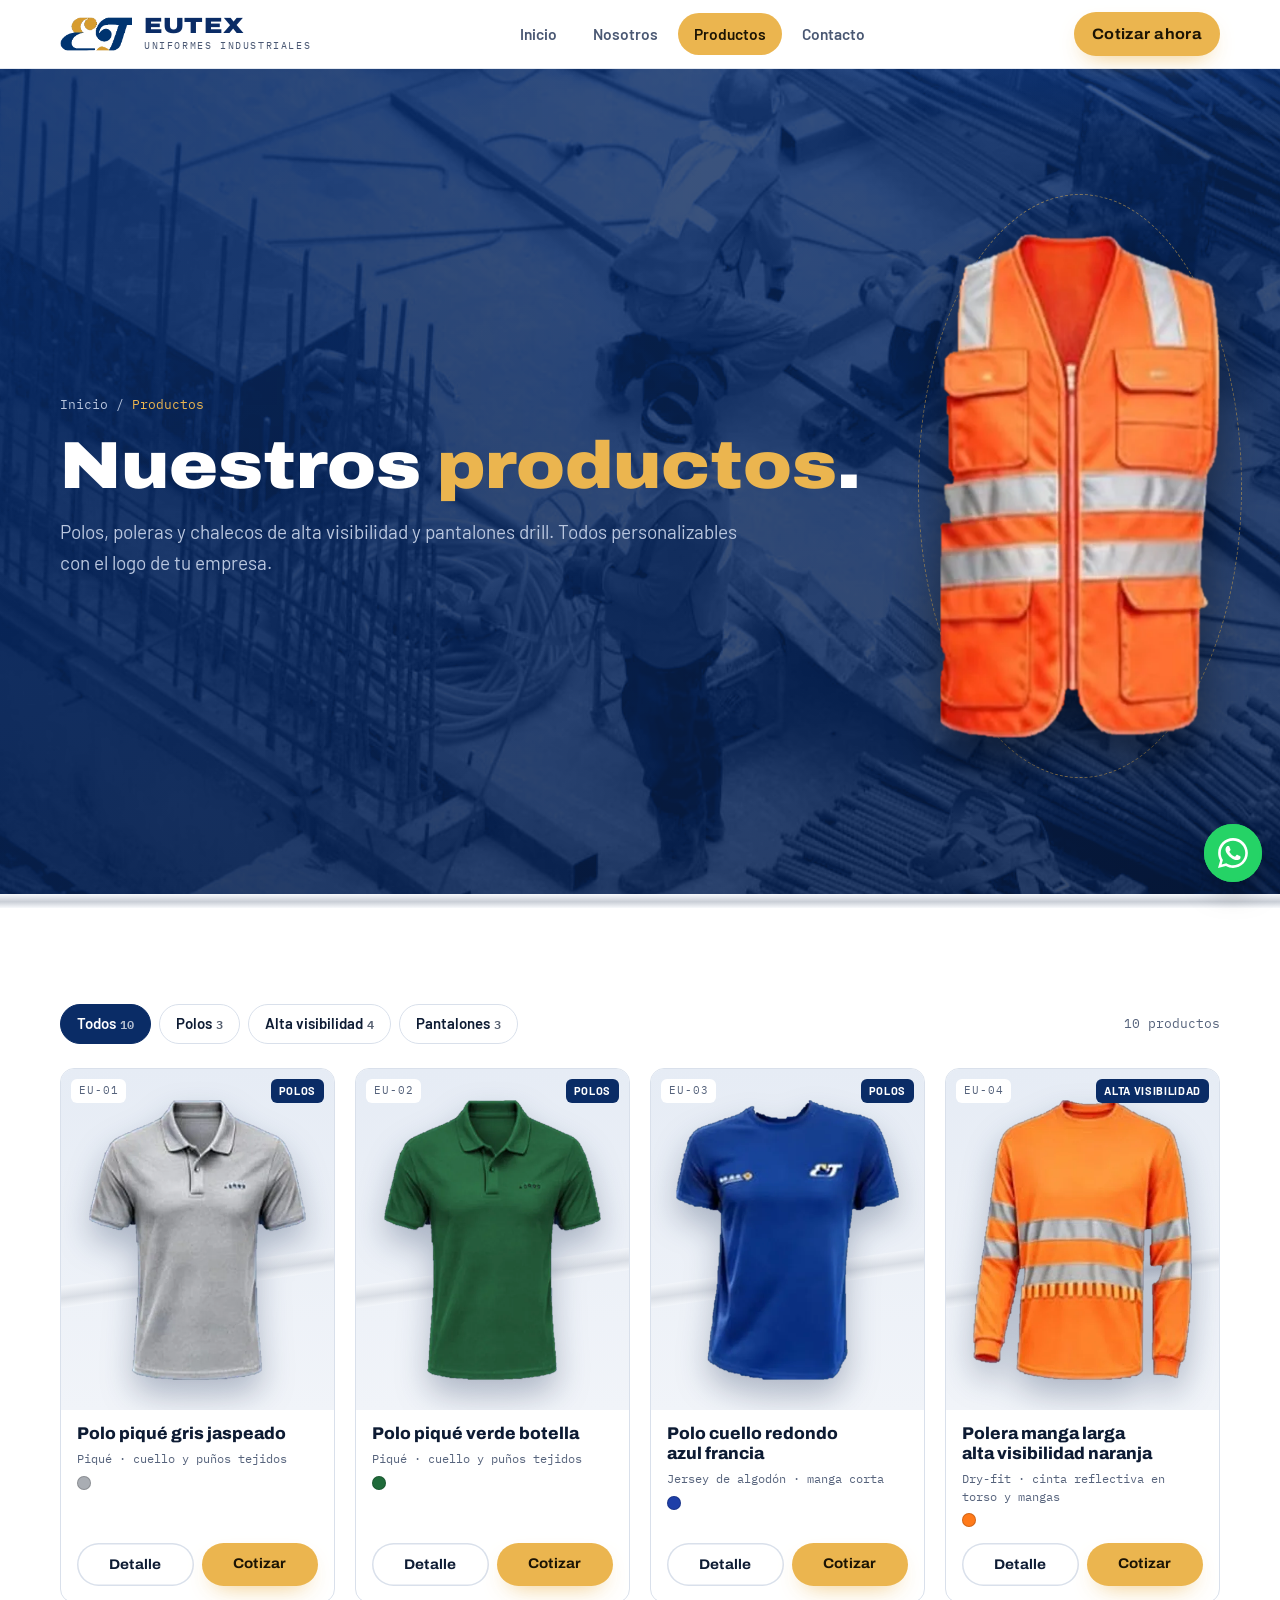
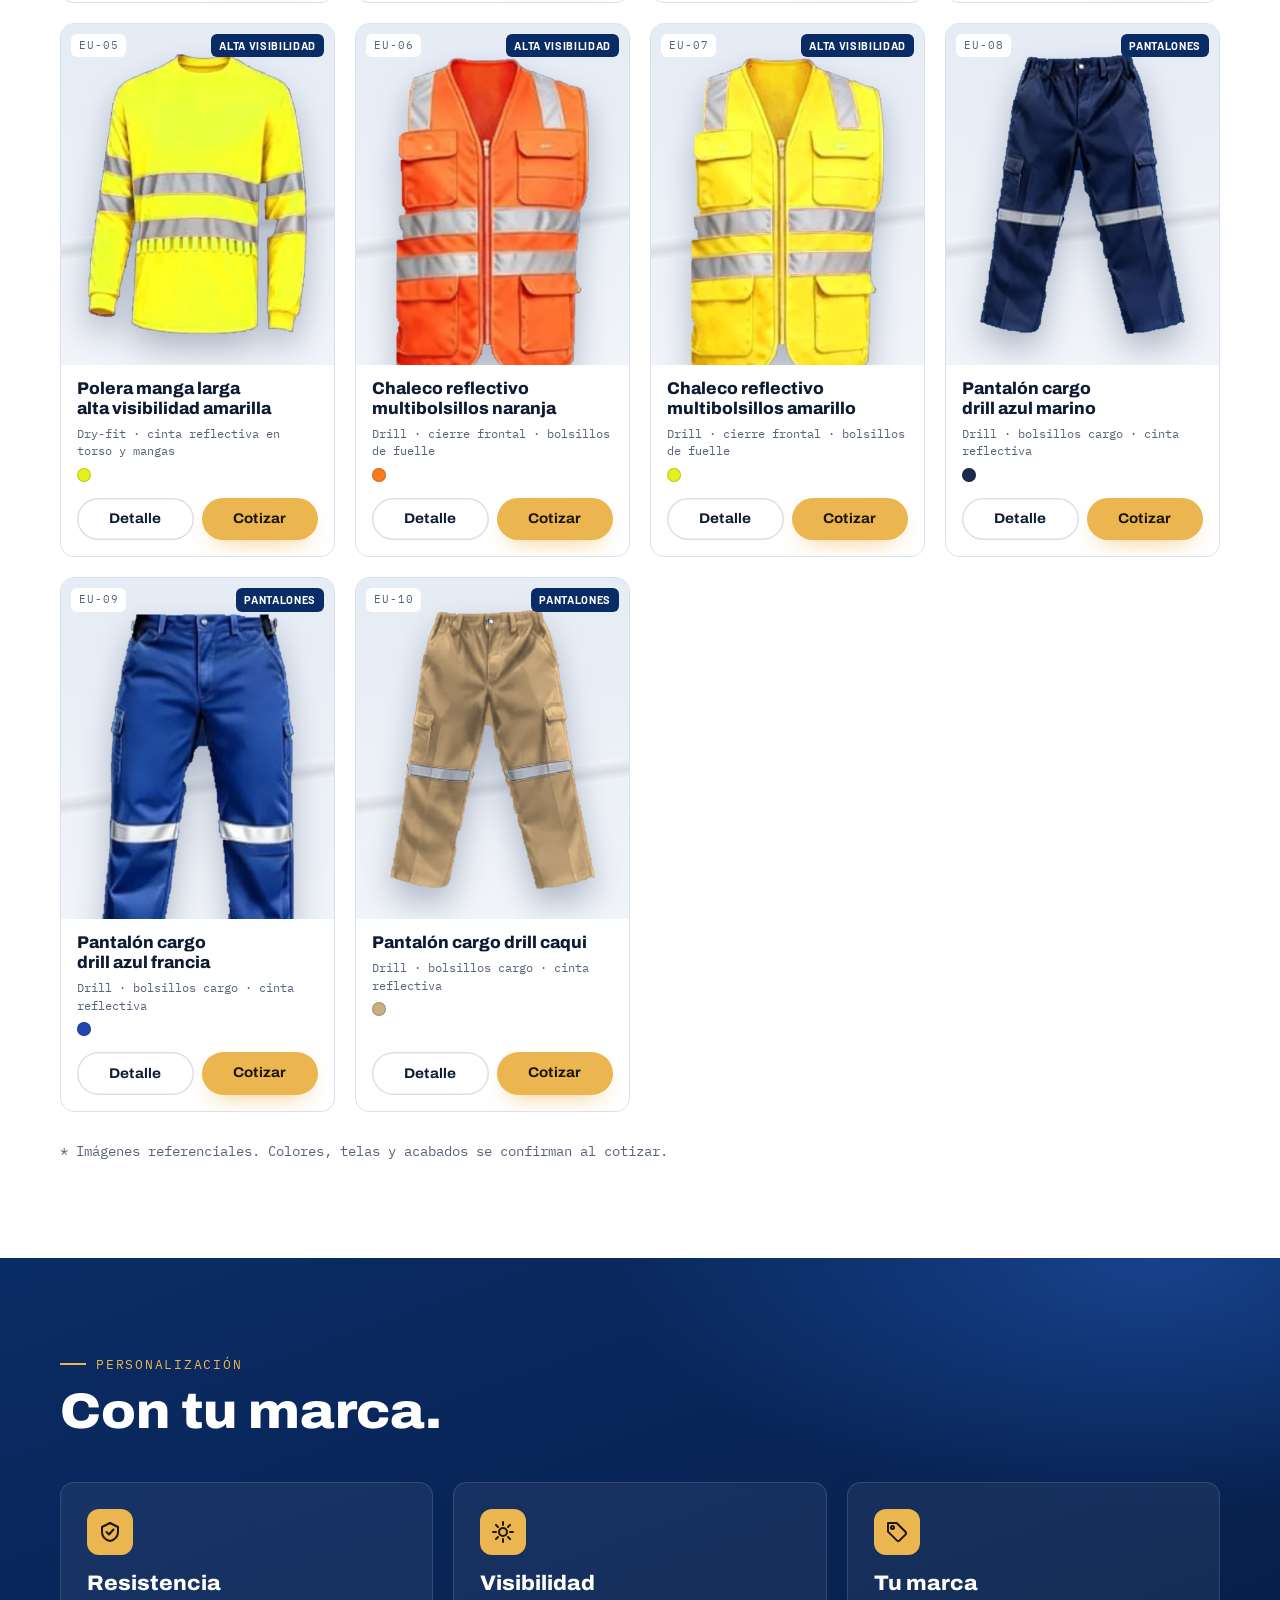
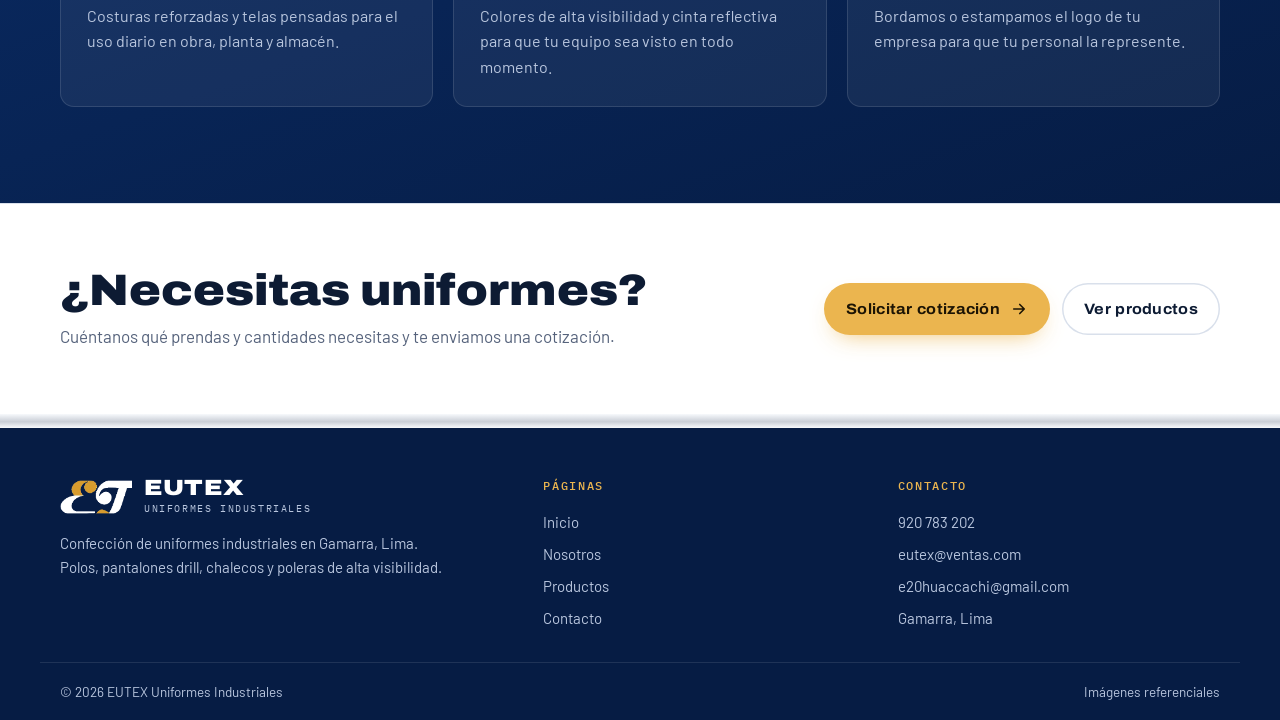
<file: productos.html>
<!doctype html>
<html lang="es">
<head>
<meta charset="utf-8">
<meta name="viewport" content="width=device-width, initial-scale=1, viewport-fit=cover">
<link rel="icon" type="image/webp" href="assets/img/logo-mono.webp">
<title>Productos · EUTEX</title>
<meta name="claude:viewport-fit-sides" content="cover">
<meta name="description" content="Polos, chalecos, poleras de alta visibilidad y pantalones drill de EUTEX.">
<link rel="preconnect" href="https://fonts.googleapis.com">
<link rel="preconnect" href="https://fonts.gstatic.com" crossorigin>
<link rel="stylesheet" href="https://fonts.googleapis.com/css2?family=Archivo:wdth,wght@62..125,400..900&family=Barlow:wght@400;500;600;700&family=IBM+Plex+Mono:wght@400;500&display=swap">
<link rel="stylesheet" href="assets/style.css">
</head>
<body>
<a class="skip" href="#contenido">Saltar al contenido</a>
<header class="site-header">
  <div class="wrap nav">
    <a class="brand" href="index.html" aria-label="EUTEX, ir al inicio">
      <img src="assets/img/logo-mono.webp" alt="" width="62" height="34">
      <span><b>EUTEX</b><small>Uniformes Industriales</small></span>
    </a>
    <nav aria-label="Menú principal">
      <ul class="menu" id="menu"><li><a href="index.html">Inicio</a></li><li><a href="nosotros.html">Nosotros</a></li><li><a href="productos.html" aria-current="page">Productos</a></li><li><a href="contacto.html">Contacto</a></li><li class="menu-cta"><a class="btn btn-gold" href="https://wa.me/51920783202?text=Hola%20EUTEX%2C%20quiero%20cotizar%20uniformes." target="_blank" rel="noopener">Cotizar por WhatsApp</a></li></ul>
    </nav>
    <a class="btn btn-gold nav-cta" href="https://wa.me/51920783202?text=Hola%20EUTEX%2C%20quiero%20cotizar%20uniformes." target="_blank" rel="noopener">Cotizar ahora</a>
    <button class="burger" id="burger" type="button" aria-label="Abrir menú" aria-expanded="false" aria-controls="menu">
      <svg class="bars" viewBox="0 0 24 24" fill="none" stroke="currentColor" stroke-width="2" stroke-linecap="round"><path d="M4 7h16M4 12h16M4 17h10"/></svg>
      <svg class="x" viewBox="0 0 24 24" fill="none" stroke="currentColor" stroke-width="2" stroke-linecap="round"><path d="M6 6l12 12M18 6L6 18"/></svg>
    </button>
  </div>
</header>
<main id="contenido">
<section class="page-hero">
  <div class="obra obra-productos" aria-hidden="true"></div>
  <div class="wrap inner">
    <div class="rv">
      <nav class="crumbs" aria-label="Ruta"><a href="index.html">Inicio</a><span aria-hidden="true">/</span><span aria-current="page">Productos</span></nav>
      <h1>Nuestros <em>productos</em>.</h1>
      <p>Polos, poleras y chalecos de alta visibilidad y pantalones drill. Todos personalizables con el logo de tu empresa.</p>
    </div>
    <div class="art" aria-hidden="true"><img src="assets/img/chaleco.webp" alt="" width="300" height="520"></div>
  </div>
  <div class="tape"></div>
</section>
<section class="sec">
  <div class="wrap">
    <div class="toolbar rv">
      <div class="filters" role="group" aria-label="Filtrar productos" id="filters"></div>
      <span class="count" id="count" aria-live="polite"></span>
    </div>
    <div class="grid" id="grid"></div>
    <p class="note">* Imágenes referenciales. Colores, telas y acabados se confirman al cotizar.</p>
  </div>
</section>
<section class="sec navy">
  <div class="wrap">
    <div class="sec-head rv"><div><span class="eyebrow">Personalización</span><h2>Con tu marca.</h2></div></div>
    <div class="cards3">
  <article class="value rv"><div class="ic"><svg viewBox="0 0 24 24" fill="none" stroke="currentColor" stroke-width="2" stroke-linecap="round" stroke-linejoin="round" aria-hidden="true"><path d="M12 3l8 4v5c0 4.5-3.4 8.3-8 9-4.6-.7-8-4.5-8-9V7l8-4z"/><path d="M8.5 12l2.5 2.5 4.5-5"/></svg></div><h3>Resistencia</h3><p>Costuras reforzadas y telas pensadas para el uso diario en obra, planta y almacén.</p></article>
  <article class="value rv"><div class="ic"><svg viewBox="0 0 24 24" fill="none" stroke="currentColor" stroke-width="2" stroke-linecap="round" stroke-linejoin="round" aria-hidden="true"><circle cx="12" cy="12" r="4"/><path d="M12 2v3M12 19v3M2 12h3M19 12h3M4.9 4.9l2.1 2.1M17 17l2.1 2.1M4.9 19.1L7 17M17 7l2.1-2.1"/></svg></div><h3>Visibilidad</h3><p>Colores de alta visibilidad y cinta reflectiva para que tu equipo sea visto en todo momento.</p></article>
  <article class="value rv"><div class="ic"><svg viewBox="0 0 24 24" fill="none" stroke="currentColor" stroke-width="2" stroke-linecap="round" stroke-linejoin="round" aria-hidden="true"><path d="M20.4 14.6l-5.8 5.8a2 2 0 01-2.8 0L3 11.6V3h8.6l8.8 8.8a2 2 0 010 2.8z"/><circle cx="7.5" cy="7.5" r="1.5"/></svg></div><h3>Tu marca</h3><p>Bordamos o estampamos el logo de tu empresa para que tu personal la represente.</p></article>
</div>
  </div>
</section>
<section class="cta light">
  <div class="wrap inner">
    <div class="rv"><h2>¿Necesitas uniformes?</h2><p>Cuéntanos qué prendas y cantidades necesitas y te enviamos una cotización.</p></div>
    <div class="acts rv"><a class="btn btn-gold" href="contacto.html">Solicitar cotización <svg viewBox="0 0 24 24" fill="none" stroke="currentColor" stroke-width="2.2" stroke-linecap="round" stroke-linejoin="round" aria-hidden="true"><path d="M5 12h14M13 6l6 6-6 6"/></svg></a><a class="btn btn-ghost" href="productos.html">Ver productos</a></div>
  </div>
</section>
<dialog id="dlg" aria-labelledby="dlg-title">
  <button class="close" id="dlg-close" type="button" aria-label="Cerrar">×</button>
  <div class="dlg">
    <div class="pic"><img id="dlg-img" src="assets/img/polo.webp" alt=""></div>
    <div class="info">
      <span class="eyebrow" id="dlg-cat"></span>
      <h3 id="dlg-title"></h3>
      <p id="dlg-desc"></p>
      <dl id="dlg-specs"></dl>
      <a class="btn btn-gold" id="dlg-wa" href="https://wa.me/51920783202?text=Hola%20EUTEX%2C%20quiero%20cotizar%20uniformes." target="_blank" rel="noopener"><svg viewBox="0 0 24 24" fill="currentColor" aria-hidden="true"><path d="M17.5 14.4c-.3-.1-1.8-.9-2-1-.3-.1-.5-.1-.7.1-.2.3-.8 1-.9 1.2-.2.2-.3.2-.6.1-.3-.1-1.3-.5-2.4-1.5-.9-.8-1.5-1.8-1.7-2.1-.2-.3 0-.5.1-.6l.4-.5c.1-.2.2-.3.3-.5.1-.2 0-.4 0-.5l-.9-2.2c-.2-.6-.5-.5-.7-.5h-.6c-.2 0-.5.1-.8.4-.3.3-1 1-1 2.5s1.1 2.9 1.2 3.1c.1.2 2.1 3.2 5.1 4.5.7.3 1.3.5 1.7.6.7.2 1.4.2 1.9.1.6-.1 1.8-.7 2-1.4.2-.7.2-1.3.2-1.4-.1-.1-.3-.2-.6-.3zM12 21.8c-1.8 0-3.5-.5-5-1.4l-.4-.2-3.7 1 1-3.6-.2-.4C2.7 15.6 2.2 13.8 2.2 12 2.2 6.6 6.6 2.2 12 2.2c2.6 0 5.1 1 6.9 2.9 1.8 1.8 2.9 4.3 2.9 6.9 0 5.4-4.4 9.8-9.8 9.8zM20.5 3.5C18.2 1.2 15.2 0 12 0 5.4 0 .1 5.3.1 11.9c0 2.1.6 4.2 1.6 6L0 24l6.3-1.6c1.8 1 3.7 1.5 5.7 1.5 6.6 0 11.9-5.3 11.9-11.9 0-3.2-1.2-6.2-3.4-8.5z"/></svg> Cotizar este producto</a>
    </div>
  </div>
</dialog>
</main>
<footer>
  <div class="tape"></div>
  <div class="wrap foot">
    <div class="brandcol">
      <a class="brand" href="index.html"><img src="assets/img/logo-mono-white.webp" alt="" width="62" height="34"><span><b>EUTEX</b><small>Uniformes Industriales</small></span></a>
      <p class="about">Confección de uniformes industriales en Gamarra, Lima. Polos, pantalones drill, chalecos y poleras de alta visibilidad.</p>
    </div>
    <div><h4>Páginas</h4><ul><li><a href="index.html">Inicio</a></li><li><a href="nosotros.html">Nosotros</a></li><li><a href="productos.html">Productos</a></li><li><a href="contacto.html">Contacto</a></li></ul></div>
    <div><h4>Contacto</h4><ul><li>920 783 202</li><li>eutex@ventas.com</li><li>e20huaccachi@gmail.com</li><li>Gamarra, Lima</li></ul></div>
  </div>
  <div class="wrap foot-bottom"><span>© <span id="year">2026</span> EUTEX Uniformes Industriales</span><span>Imágenes referenciales</span></div>
</footer>
<a class="wa-float" href="https://wa.me/51920783202?text=Hola%20EUTEX%2C%20quiero%20informaci%C3%B3n%20sobre%20sus%20uniformes." target="_blank" rel="noopener" aria-label="Escríbenos por WhatsApp"><svg viewBox="0 0 24 24" fill="currentColor" aria-hidden="true"><path d="M17.5 14.4c-.3-.1-1.8-.9-2-1-.3-.1-.5-.1-.7.1-.2.3-.8 1-.9 1.2-.2.2-.3.2-.6.1-.3-.1-1.3-.5-2.4-1.5-.9-.8-1.5-1.8-1.7-2.1-.2-.3 0-.5.1-.6l.4-.5c.1-.2.2-.3.3-.5.1-.2 0-.4 0-.5l-.9-2.2c-.2-.6-.5-.5-.7-.5h-.6c-.2 0-.5.1-.8.4-.3.3-1 1-1 2.5s1.1 2.9 1.2 3.1c.1.2 2.1 3.2 5.1 4.5.7.3 1.3.5 1.7.6.7.2 1.4.2 1.9.1.6-.1 1.8-.7 2-1.4.2-.7.2-1.3.2-1.4-.1-.1-.3-.2-.6-.3zM12 21.8c-1.8 0-3.5-.5-5-1.4l-.4-.2-3.7 1 1-3.6-.2-.4C2.7 15.6 2.2 13.8 2.2 12 2.2 6.6 6.6 2.2 12 2.2c2.6 0 5.1 1 6.9 2.9 1.8 1.8 2.9 4.3 2.9 6.9 0 5.4-4.4 9.8-9.8 9.8zM20.5 3.5C18.2 1.2 15.2 0 12 0 5.4 0 .1 5.3.1 11.9c0 2.1.6 4.2 1.6 6L0 24l6.3-1.6c1.8 1 3.7 1.5 5.7 1.5 6.6 0 11.9-5.3 11.9-11.9 0-3.2-1.2-6.2-3.4-8.5z"/></svg></a>
<script src="assets/main.js"></script>
</body>
</html>
</file>
<file: assets/style.css>
/* EUTEX — sitio multipágina.
   Layout: bandas azul marino (cabecera, portadas, CTA, pie) que enmarcan contenido claro;
   la cinta reflectiva plateada es el motivo estructural que se repite. */
:root{
  --navy:#0A2C66; --navy-deep:#061C44; --gold:#EBB54F; --gold-soft:#F6CF80;
  --paper:#F1F4F9; --surface:#FFFFFF; --ink:#0D1B33; --muted:#56637C; --line:#D9E0EB;
  --tag:#E6ECF5; --on-navy:#FFFFFF; --on-navy-muted:#B9C6DE; --on-gold:#1C1404;
  --reflect-a:#C9CED6; --reflect-b:#F7F9FC; --wa:#25D366;
  --hdr-h:61px; --hdr-bg:#FFFFFF; --hdr-ink:#0A2C66; --hdr-muted:#4A5873; --hdr-hover:#EEF2F8; --hdr-line:#E3E8F0;
  --f-display:"Archivo","Arial Narrow",Arial,sans-serif;
  --f-body:"Barlow","Segoe UI",Roboto,Helvetica,Arial,sans-serif;
  --f-mono:"IBM Plex Mono",ui-monospace,Consolas,monospace;
  --wrap:1200px; --r:14px;
  --shadow:0 18px 40px -22px rgba(6,28,68,.45);
  color-scheme:light;
}

/* Base */
*,*::before,*::after{box-sizing:border-box}
:root{padding-top:env(safe-area-inset-top,0px);padding-bottom:env(safe-area-inset-bottom,0px)}
html{scroll-behavior:smooth;scroll-padding-top:84px;-webkit-text-size-adjust:100%}
body{margin:0;background:var(--paper);color:var(--ink);font-family:var(--f-body);font-size:17px;line-height:1.6;overflow-x:hidden}
body::before{content:"";position:fixed;inset:0 0 auto;height:env(safe-area-inset-top,0px);z-index:60;background:var(--hdr-bg)}
img{max-width:100%;display:block}
a{color:inherit}
h1,h2,h3{font-family:var(--f-display);line-height:1.04;text-wrap:balance;margin:0}
p{margin:0}
[hidden]{display:none!important}
.wrap{max-width:var(--wrap);margin:0 auto;padding-left:max(20px,env(safe-area-inset-left,0px));padding-right:max(20px,env(safe-area-inset-right,0px))}
.eyebrow{font-family:var(--f-mono);font-size:12.5px;letter-spacing:.14em;text-transform:uppercase;color:var(--gold);display:flex;align-items:center;gap:10px}
.eyebrow::before{content:"";width:26px;height:2px;background:currentColor;flex:none}
:focus-visible{outline:3px solid var(--gold);outline-offset:3px;border-radius:6px}
.skip{position:absolute;left:12px;top:-60px;z-index:100;background:var(--gold);color:var(--on-gold);padding:10px 14px;border-radius:8px;font-weight:700;text-decoration:none}
.skip:focus{top:calc(12px + env(safe-area-inset-top,0px))}

/* Cinta reflectiva */
.tape{height:14px;background:linear-gradient(180deg,var(--reflect-b),var(--reflect-a) 55%,var(--reflect-b));position:relative;overflow:hidden}
.tape::after{content:"";position:absolute;inset:0;background:linear-gradient(100deg,transparent 30%,rgba(255,255,255,.95) 48%,transparent 66%);transform:translateX(-100%);animation:shine 4.5s ease-in-out infinite}
@keyframes shine{0%,55%{transform:translateX(-100%)}100%{transform:translateX(100%)}}

/* Botones */
.btn{display:inline-flex;align-items:center;justify-content:center;gap:10px;font-family:var(--f-display);font-weight:700;font-variation-settings:"wdth" 108;font-size:15px;letter-spacing:.02em;text-decoration:none;border:0;cursor:pointer;padding:14px 22px;border-radius:999px;transition:transform .2s ease,background .2s,box-shadow .2s;text-align:center}
.btn svg{width:18px;height:18px;flex:none}
.btn-gold{background:var(--gold);color:var(--on-gold);box-shadow:0 10px 24px -12px rgba(235,181,79,.9)}
.btn-gold:hover{transform:translateY(-2px);background:var(--gold-soft)}
.btn-ghost{background:transparent;color:var(--on-navy);box-shadow:inset 0 0 0 1.5px rgba(255,255,255,.45)}
.btn-ghost:hover{box-shadow:inset 0 0 0 1.5px var(--on-navy);transform:translateY(-2px)}
.btn-line{background:transparent;color:var(--ink);box-shadow:inset 0 0 0 1.5px var(--line)}
.btn-line:hover{box-shadow:inset 0 0 0 1.5px var(--ink)}
.btn-wa{background:var(--wa);color:#fff}
.btn-wa:hover{transform:translateY(-2px)}
.link-arrow{display:inline-flex;align-items:center;gap:8px;font-weight:700;color:var(--ink);text-decoration:none;border-bottom:2px solid var(--gold);padding-bottom:2px}
.link-arrow:hover{gap:12px}
.link-arrow svg{width:18px;height:18px;flex:none}
.link-arrow{transition:gap .2s}

/* Cabecera */
.site-header{position:sticky;top:env(safe-area-inset-top,0px);z-index:50;background:var(--hdr-bg);color:var(--hdr-ink);border-bottom:1px solid var(--hdr-line);transition:box-shadow .3s}
.site-header.scrolled{box-shadow:0 10px 30px -14px rgba(6,28,68,.35)}
.site-header .brand{color:var(--hdr-ink)}
.site-header .brand small{color:var(--hdr-muted)}
.nav{display:flex;align-items:center;justify-content:space-between;gap:16px;padding-block:12px;position:relative}
.brand{display:flex;align-items:center;gap:12px;text-decoration:none;color:var(--on-navy);min-width:0}
.brand img{height:34px;width:auto}
.brand b{font-family:var(--f-display);font-weight:900;font-variation-settings:"wdth" 120;font-size:22px;letter-spacing:.03em;line-height:1.1;display:block}
.brand small{display:block;font-family:var(--f-mono);font-size:10px;letter-spacing:.16em;color:var(--on-navy-muted);text-transform:uppercase}
.menu{display:flex;gap:4px;list-style:none;margin:0;padding:0}
.menu a{display:block;padding:9px 16px;border-radius:999px;text-decoration:none;font-weight:600;font-size:15.5px;color:var(--hdr-muted);transition:color .2s,background .2s}
.menu a:hover{color:var(--hdr-ink);background:var(--hdr-hover)}
.menu a[aria-current="page"]{color:var(--on-gold);background:var(--gold)}
.nav-cta{padding:10px 18px}
.burger{display:none;background:none;border:0;color:var(--hdr-ink);padding:8px;margin-right:-8px;cursor:pointer;border-radius:8px}
.burger svg{width:28px;height:28px}
.burger .x{display:none}
.burger[aria-expanded="true"] .x{display:block}
.burger[aria-expanded="true"] .bars{display:none}
@media (max-width:900px){
  .burger{display:block}.nav-cta{display:none}
  .menu{position:absolute;left:0;right:0;top:100%;flex-direction:column;background:var(--hdr-bg);
    padding:8px max(20px,env(safe-area-inset-right,0px)) 20px max(20px,env(safe-area-inset-left,0px));gap:4px;
    border-top:1px solid var(--hdr-line);box-shadow:0 24px 30px -12px rgba(6,28,68,.3);
    transform-origin:top;transform:scaleY(.6);opacity:0;visibility:hidden;transition:transform .25s ease,opacity .2s,visibility .25s}
  .menu.open{transform:none;opacity:1;visibility:visible}
  .menu a{font-size:19px;padding:13px 18px}
  .menu .menu-cta{display:block;margin-top:8px}
}
.menu .menu-cta{display:none}

/* Portada (inicio) */
.hero{background:radial-gradient(1200px 500px at 85% -10%,#1A4A9C 0%,transparent 60%),linear-gradient(160deg,var(--navy) 0%,var(--navy-deep) 100%);color:var(--on-navy);position:relative;overflow:hidden}
.hero-grid{display:grid;grid-template-columns:1.05fr 1fr;gap:40px;align-items:center;padding-block:clamp(32px,6vh,72px) clamp(28px,5vh,64px);position:relative;z-index:1}
.hero-grid>*{min-width:0}
.hero h1{font-weight:900;font-variation-settings:"wdth" 112;font-size:clamp(34px,min(5.2vw,8.4vh),64px);letter-spacing:-.01em;margin-top:16px}
.hero h1 em{font-style:normal;color:var(--gold)}
.hero .lead{color:var(--on-navy-muted);font-size:clamp(16.5px,1.5vw,19px);max-width:34em;margin-top:18px}
.hero-actions{display:flex;flex-wrap:wrap;gap:12px;margin-top:clamp(20px,3.5vh,32px)}
.hero-facts{display:flex;flex-wrap:wrap;gap:10px 26px;margin-top:clamp(20px,3.5vh,36px);font-family:var(--f-mono);font-size:13px;color:var(--on-navy-muted)}
.hero-facts span{display:flex;align-items:center;gap:8px}
.hero-facts span::before{content:"";width:8px;height:8px;border-radius:2px;background:var(--gold);transform:rotate(45deg)}
.showcase{position:relative;aspect-ratio:1/0.92;width:min(100%,66vh);max-width:100%;justify-self:center}
.showcase .disc{position:absolute;inset:6% 4% 4% 8%;border-radius:50%;background:radial-gradient(circle at 50% 45%,rgba(255,255,255,.16),rgba(255,255,255,.03) 62%,transparent 70%)}
.showcase .ring{position:absolute;inset:0;border:1.5px dashed rgba(235,181,79,.5);border-radius:50%;animation:spin 60s linear infinite}
@keyframes spin{to{transform:rotate(360deg)}}
.g{position:absolute;filter:drop-shadow(0 26px 30px rgba(0,0,0,.45));transition:transform .2s ease-out}
.g img{width:100%;height:auto}
.g1{width:42%;left:4%;top:12%;animation:float 6s ease-in-out infinite}
.g2{width:40%;left:56%;top:6%;animation:float 7s ease-in-out -2s infinite}
.g3{width:36%;left:31%;top:40%;animation:float 6.5s ease-in-out -4s infinite;z-index:2}
@keyframes float{0%,100%{translate:0 0}50%{translate:0 -14px}}
.badge{position:absolute;right:2%;bottom:6%;z-index:3;background:var(--surface);color:var(--ink);border-radius:12px;padding:12px 16px;box-shadow:var(--shadow);font-size:14px;line-height:1.3;display:flex;gap:10px;align-items:center;animation:pop 5s ease-in-out infinite;max-width:calc(100% - 16px)}
.badge strong{font-family:var(--f-display);font-variation-settings:"wdth" 110;display:block;font-size:15px}
.badge i{width:34px;height:34px;flex:none;border-radius:9px;background:var(--gold);display:grid;place-items:center;color:var(--on-gold);font-style:normal;font-weight:700}
@keyframes pop{0%,100%{transform:translateY(0)}50%{transform:translateY(-6px)}}
@media (max-width:900px){.hero-grid{grid-template-columns:1fr;padding-block:44px 36px;gap:28px}.showcase{max-width:480px;margin-inline:auto}}
@media (max-width:480px){.hero-actions .btn{flex:1 1 100%}.badge{font-size:12.5px;padding:10px 12px;right:0;bottom:2%}}

/* Portadas a pantalla completa */
@media (min-width:761px) and (min-height:520px){
  .hero{min-height:calc(100svh - var(--hdr-h) - 52px - env(safe-area-inset-top,0px));display:grid;align-items:center}
  .page-hero{min-height:calc(100svh - var(--hdr-h) - env(safe-area-inset-top,0px));display:grid;grid-template-rows:1fr auto}
  .page-hero .inner{align-self:center;width:100%}
}

/* Foto de obra de fondo (sutil) */
.hero,.page-hero{isolation:isolate}
.obra{position:absolute;inset:0;z-index:0;background-size:cover;background-position:center;opacity:.2;mix-blend-mode:luminosity;pointer-events:none;
  -webkit-mask-image:linear-gradient(90deg,rgba(0,0,0,.55),#000 55%);mask-image:linear-gradient(90deg,rgba(0,0,0,.55),#000 55%)}
.obra-inicio{background-image:url(img/obra-inicio.webp)}
.obra-nosotros{background-image:url(img/obra-nosotros.webp)}
.obra-productos{background-image:url(img/obra-productos.webp)}
.obra-contacto{background-image:url(img/obra-contacto.webp)}
.hero>.tape,.page-hero>.tape{position:relative;z-index:1}

/* Portada interna */
.page-hero{background:radial-gradient(900px 400px at 90% -20%,#1A4A9C 0%,transparent 60%),linear-gradient(160deg,var(--navy) 0%,var(--navy-deep) 100%);color:var(--on-navy);position:relative;overflow:hidden}
.page-hero .inner{display:grid;grid-template-columns:1fr auto;gap:30px;align-items:center;padding-block:clamp(36px,7vh,64px) clamp(32px,6vh,56px);position:relative;z-index:1}
.page-hero .inner>*{min-width:0}
.crumbs{font-family:var(--f-mono);font-size:12.5px;color:var(--on-navy-muted);display:flex;gap:8px;flex-wrap:wrap;margin-bottom:18px}
.crumbs a{text-decoration:none}.crumbs a:hover{color:var(--on-navy)}
.crumbs span[aria-current]{color:var(--gold)}
.page-hero h1 em{font-style:normal;color:var(--gold)}
.page-hero h1{font-weight:900;font-variation-settings:"wdth" 112;font-size:clamp(36px,min(5.2vw,9vh),68px)}
.page-hero p{color:var(--on-navy-muted);font-size:clamp(16.5px,1.5vw,19px);max-width:36em;margin-top:16px}
.page-hero .art{width:min(280px,22vw);position:relative}
.page-hero .art img{max-height:56vh;width:auto;margin-inline:auto;filter:drop-shadow(0 24px 26px rgba(0,0,0,.45));animation:float 6s ease-in-out infinite;position:relative}
.page-hero .art::before{content:"";position:absolute;inset:-8%;border:1.5px dashed rgba(235,181,79,.5);border-radius:50%;animation:spin 60s linear infinite}
@media (max-width:760px){.page-hero .inner{grid-template-columns:1fr;padding-block:40px 36px}.page-hero .art{display:none}}

/* Marquee */
.marquee{background:var(--gold);color:var(--on-gold);overflow:hidden;white-space:nowrap}
.marquee-track{display:inline-flex;animation:marq 32s linear infinite;padding-block:14px}
.marquee span{font-family:var(--f-display);font-weight:800;font-variation-settings:"wdth" 118;font-size:18px;text-transform:uppercase;letter-spacing:.04em;display:inline-flex;align-items:center}
.marquee span::after{content:"";width:9px;height:9px;background:var(--on-gold);transform:rotate(45deg);margin:0 28px}
@keyframes marq{to{transform:translateX(-50%)}}

/* Secciones */
.sec{padding-block:clamp(56px,8vw,96px);background:var(--surface)}
.sec.navy{background:radial-gradient(900px 420px at 90% 0%,#17428C 0%,transparent 60%),linear-gradient(160deg,var(--navy) 0%,var(--navy-deep) 100%);color:var(--on-navy)}
.sec.navy .sec-head p,.sec.navy .step p{color:var(--on-navy-muted)}
.sec.navy .link-arrow{color:var(--on-navy)}
.sec.navy .card{color:var(--ink);border-color:transparent}
.sec.navy .value{background:rgba(255,255,255,.06);border-color:rgba(255,255,255,.12);color:var(--on-navy)}
.sec.navy .value p{color:var(--on-navy-muted)}
.sec.navy .value .ic{background:var(--gold);color:var(--on-gold)}
.sec.navy .process::before{background:repeating-linear-gradient(90deg,rgba(255,255,255,.22) 0 10px,transparent 10px 18px)}
.sec.navy .step .n{background:var(--navy-deep);color:var(--on-navy)}
.sec.navy .step:not(:last-child)::after{background:repeating-linear-gradient(180deg,rgba(255,255,255,.22) 0 8px,transparent 8px 14px)}
.sec.navy .faq details{background:rgba(255,255,255,.06);border-color:rgba(255,255,255,.12)}
.sec.navy .faq details p{color:var(--on-navy-muted)}
.sec.navy .mv article:first-child{background:var(--surface);color:var(--ink)}
.sec.navy .mv article:first-child p{color:var(--muted)}
.sec.navy .mv article:first-child .eyebrow{color:var(--gold);opacity:1}
.sec-head{display:flex;flex-wrap:wrap;justify-content:space-between;align-items:end;gap:20px 40px;margin-bottom:clamp(28px,4vw,44px)}
.sec-head>*{min-width:0}
.sec-head h2{font-weight:850;font-variation-settings:"wdth" 108;font-size:clamp(30px,4.4vw,50px);margin-top:12px;max-width:16em}
.sec-head p{color:var(--muted);max-width:30em}

/* Intro dividida */
.split{display:grid;grid-template-columns:1.1fr .9fr;gap:clamp(32px,5vw,64px);align-items:center}
.split>*{min-width:0}
.split .txt p{font-size:18px;color:var(--muted);max-width:36em}
.split .txt p+p{margin-top:16px}
.split .txt strong{color:var(--ink)}
.split .txt .link-arrow{margin-top:24px}
@media (max-width:900px){.split{grid-template-columns:1fr}}

/* Foto quiénes somos */
.photo{position:relative;margin:0;justify-self:center;width:100%;max-width:520px;padding:0 18px 18px 0}
.photo::before{content:"";position:absolute;inset:18px 0 0 18px;border:2px solid var(--gold);border-radius:20px}
.photo img{position:relative;width:100%;height:auto;aspect-ratio:1/1;object-fit:cover;border-radius:20px;box-shadow:var(--shadow);transition:transform .5s cubic-bezier(.2,.8,.2,1)}
.photo:hover img{transform:translate(-6px,-6px)}
.photo figcaption{position:absolute;left:-14px;bottom:42px;background:var(--surface);color:var(--ink);border-radius:12px;padding:10px 14px;box-shadow:var(--shadow);font-size:14px;line-height:1.3;display:flex;gap:10px;align-items:center;animation:pop 5s ease-in-out infinite}
.photo figcaption img{width:44px;height:auto;aspect-ratio:auto;border-radius:0;box-shadow:none}
.photo figcaption strong{display:block;font-family:var(--f-display);font-variation-settings:"wdth" 108}
@media (max-width:480px){.photo figcaption{left:8px;bottom:30px;font-size:13px}}

/* Etiqueta colgante */
.hangtag{position:relative;background:var(--surface);border-radius:18px;padding:40px 28px 0;box-shadow:var(--shadow);border:1px solid var(--line);transform:rotate(-2deg);transition:transform .4s ease;overflow:hidden;max-width:460px;width:100%;justify-self:center}
.hangtag:hover{transform:rotate(0)}
.hangtag::before{content:"";position:absolute;top:16px;left:50%;width:16px;height:16px;margin-left:-8px;border-radius:50%;background:var(--paper);box-shadow:inset 0 0 0 2px var(--line)}
.hangtag .logo{height:44px;width:auto;margin:6px auto 18px}
.hangtag dl{margin:0;font-family:var(--f-mono);font-size:13.5px}
.hangtag dl div{display:grid;grid-template-columns:110px 1fr;gap:12px;padding:11px 0;border-top:1px dashed var(--line)}
.hangtag dt{color:var(--muted);text-transform:uppercase;letter-spacing:.08em;font-size:11.5px;padding-top:2px}
.hangtag dd{margin:0;color:var(--ink);min-width:0}
.hangtag .tape{margin:18px -28px 0;height:12px}
@media (max-width:420px){.hangtag{padding:36px 18px 0;transform:none}.hangtag .tape{margin-inline:-18px}.hangtag dl div{grid-template-columns:86px 1fr;gap:8px}}

/* Tarjetas de valor / sectores */
.cards3{display:grid;grid-template-columns:repeat(3,1fr);gap:20px}
.cards4{display:grid;grid-template-columns:repeat(4,1fr);gap:18px}
@media (max-width:1000px){.cards4{grid-template-columns:repeat(2,1fr)}}
@media (max-width:860px){.cards3{grid-template-columns:1fr}}
@media (max-width:480px){.cards4{grid-template-columns:1fr}}
.value{background:var(--paper);border:1px solid var(--line);border-radius:var(--r);padding:26px;transition:transform .3s,box-shadow .3s,border-color .3s;min-width:0}
.value:hover{transform:translateY(-6px);box-shadow:var(--shadow);border-color:transparent}
.value .ic{width:46px;height:46px;border-radius:12px;background:var(--navy);color:var(--gold);display:grid;place-items:center;margin-bottom:18px}
.value .ic svg{width:24px;height:24px}
.value h3{font-size:21px;font-weight:800;font-variation-settings:"wdth" 105}
.value p{color:var(--muted);margin-top:8px;font-size:16px}

/* Misión y visión */
.mv{display:grid;grid-template-columns:1fr 1fr;gap:20px}
.mv article{border-radius:18px;padding:clamp(26px,4vw,40px);position:relative;overflow:hidden;min-width:0}
.mv article:first-child{background:var(--navy);color:var(--on-navy)}
.mv article:first-child p{color:var(--on-navy-muted)}
.mv article:last-child{background:var(--gold);color:var(--on-gold)}
.mv h3{font-size:clamp(24px,3vw,32px);font-weight:850;font-variation-settings:"wdth" 108;margin:10px 0 12px}
.mv .eyebrow{color:inherit;opacity:.8}
.mv p{font-size:17.5px;max-width:32em}
.mv article::after{content:"";position:absolute;right:-30px;bottom:26px;width:180px;height:12px;background:linear-gradient(180deg,var(--reflect-b),var(--reflect-a) 55%,var(--reflect-b));transform:rotate(-12deg);opacity:.55}
@media (max-width:760px){.mv{grid-template-columns:1fr}}

/* Proceso */
.process{display:grid;grid-template-columns:repeat(4,1fr);position:relative}
.process::before{content:"";position:absolute;left:0;right:0;top:23px;height:2px;background:repeating-linear-gradient(90deg,var(--line) 0 10px,transparent 10px 18px)}
.step{position:relative;padding-right:24px;min-width:0}
.step .n{width:48px;height:48px;border-radius:50%;background:var(--paper);border:2px solid var(--gold);display:grid;place-items:center;font-family:var(--f-mono);font-weight:500;color:var(--ink);position:relative;z-index:1;transition:background .3s,color .3s}
.step .n{background:var(--surface)}
.step:hover .n{background:var(--gold);color:var(--on-gold)}
.step h3{font-size:19px;font-weight:800;margin-top:16px;font-variation-settings:"wdth" 105}
.step p{color:var(--muted);font-size:15.5px;margin-top:6px}
@media (max-width:900px){.process{grid-template-columns:1fr 1fr;gap:30px 0}.process::before{display:none}}
@media (max-width:480px){.process{grid-template-columns:1fr;gap:0}.step{display:grid;grid-template-columns:48px 1fr;gap:4px 16px;padding:0 0 22px;position:relative}
  .step .n{grid-row:span 2}.step h3{margin-top:10px}.step p{grid-column:2}
  .step:not(:last-child)::after{content:"";position:absolute;left:23px;top:50px;bottom:2px;width:2px;background:repeating-linear-gradient(180deg,var(--line) 0 8px,transparent 8px 14px)}}

/* Productos */
.toolbar{display:flex;flex-wrap:wrap;justify-content:space-between;align-items:center;gap:14px;margin-bottom:24px}
.filters{display:flex;flex-wrap:wrap;gap:8px}
.chip{font-family:var(--f-body);font-weight:600;font-size:15px;padding:9px 16px;border-radius:999px;border:1.5px solid var(--line);background:transparent;color:var(--ink);cursor:pointer;transition:all .2s}
.chip:hover{border-color:var(--ink)}
.chip[aria-pressed="true"]{background:var(--navy);border-color:var(--navy);color:var(--on-navy)}
.chip .ct{font-family:var(--f-mono);font-size:12px;opacity:.7;margin-left:4px}
.count{font-family:var(--f-mono);font-size:13px;color:var(--muted)}
.grid{display:grid;grid-template-columns:repeat(4,1fr);gap:20px}
@media (max-width:1100px){.grid{grid-template-columns:repeat(3,1fr)}}
@media (max-width:780px){.grid{grid-template-columns:repeat(2,1fr);gap:12px}}
@media (max-width:360px){.grid{grid-template-columns:1fr}}
.card{position:relative;display:flex;flex-direction:column;background:var(--surface);border-radius:var(--r);overflow:hidden;border:1px solid var(--line);transition:box-shadow .3s,border-color .3s,transform .2s ease-out;min-width:0}
.card.in{animation:cardIn .5s cubic-bezier(.2,.8,.2,1) both}
@keyframes cardIn{from{transform:translateY(18px) scale(.97);opacity:.2}}
.card:hover{box-shadow:var(--shadow);border-color:transparent}
.card .media{position:relative;aspect-ratio:4/5;background:linear-gradient(180deg,var(--tag),var(--paper));display:grid;place-items:center;overflow:hidden;cursor:pointer;border:0;padding:0;width:100%;color:inherit;font:inherit}
.card .media::before{content:"";position:absolute;left:-10%;right:-10%;top:58%;height:22px;background:linear-gradient(180deg,var(--reflect-b),var(--reflect-a) 55%,var(--reflect-b));opacity:.55;transform:rotate(-8deg)}
.card .media img{position:relative;height:82%;width:auto;max-width:86%;object-fit:contain;filter:drop-shadow(0 16px 16px rgba(6,28,68,.28));transition:transform .5s cubic-bezier(.2,.8,.2,1)}
.card:hover .media img{transform:translateY(-8px) scale(1.06) rotate(-2deg)}
.card .code{position:absolute;top:10px;left:10px;font-family:var(--f-mono);font-size:11px;letter-spacing:.08em;background:var(--surface);color:var(--muted);padding:3px 8px;border-radius:6px;z-index:1}
.card .cat{position:absolute;top:10px;right:10px;font-size:11px;font-weight:700;text-transform:uppercase;letter-spacing:.06em;background:var(--navy);color:var(--on-navy);padding:3px 8px;border-radius:6px;z-index:1}
.card .body{padding:14px 16px 16px;display:flex;flex-direction:column;gap:6px;flex:1}
.card h3{font-family:var(--f-display);font-size:17px;font-weight:800;font-variation-settings:"wdth" 100;line-height:1.18}
.card .spec{font-family:var(--f-mono);font-size:12px;color:var(--muted);line-height:1.45}
.swatches{display:flex;gap:6px;margin-top:2px}
.swatches i{width:14px;height:14px;border-radius:50%;box-shadow:inset 0 0 0 1px rgba(0,0,0,.18)}
.card .actions{display:flex;gap:8px;margin-top:auto;padding-top:10px}
.card .actions>*{flex:1;padding:10px 10px;font-size:14px}
@media (max-width:780px){.card .cat{display:none}.card .actions{flex-direction:column}.card h3{font-size:15.5px}.card .body{padding:12px}}
.note{margin-top:28px;font-size:14px;color:var(--muted);font-family:var(--f-mono)}
.center{text-align:center;margin-top:36px}

/* Modal */
dialog{border:0;padding:0;border-radius:20px;max-width:min(880px,calc(100% - 24px));width:100%;max-height:calc(100% - 24px);background:var(--surface);color:var(--ink);box-shadow:0 40px 80px -30px rgba(0,0,0,.6)}
dialog::backdrop{background:rgba(4,14,34,.6);backdrop-filter:blur(4px)}
dialog[open]{animation:dlg .35s cubic-bezier(.2,.8,.2,1)}
@keyframes dlg{from{transform:translateY(24px) scale(.97);opacity:0}}
.dlg{display:grid;grid-template-columns:1fr 1fr}
.dlg .pic{background:linear-gradient(180deg,var(--tag),var(--paper));display:grid;place-items:center;padding:30px;min-height:360px}
.dlg .pic img{max-height:420px;width:auto;filter:drop-shadow(0 20px 20px rgba(6,28,68,.3))}
.dlg .info{padding:34px 30px 30px;display:flex;flex-direction:column;gap:14px;min-width:0}
.dlg h3{font-size:clamp(22px,3vw,28px);font-weight:850;font-variation-settings:"wdth" 106;padding-right:30px}
.dlg p{color:var(--muted)}
.dlg dl{margin:0;font-family:var(--f-mono);font-size:13px}
.dlg dl div{display:grid;grid-template-columns:100px 1fr;gap:10px;padding:9px 0;border-top:1px dashed var(--line)}
.dlg dt{color:var(--muted);text-transform:uppercase;font-size:11.5px;letter-spacing:.08em;padding-top:1px}
.dlg dd{margin:0}
.dlg .close{position:absolute;top:12px;right:12px;z-index:2;width:40px;height:40px;border-radius:50%;border:0;background:var(--surface);color:var(--ink);cursor:pointer;display:grid;place-items:center;font-size:24px;box-shadow:0 4px 12px rgba(0,0,0,.15)}
.dlg .info .btn{align-self:flex-start}
@media (max-width:700px){.dlg{grid-template-columns:1fr}.dlg .pic{min-height:0;padding:20px}.dlg .pic img{max-height:220px}.dlg .info{padding:20px 20px 24px}.dlg .info .btn{align-self:stretch}}

/* CTA */
.cta{background:linear-gradient(160deg,var(--navy) 0%,var(--navy-deep) 100%);color:var(--on-navy);position:relative;overflow:hidden}
.cta .inner{display:flex;flex-wrap:wrap;align-items:center;justify-content:space-between;gap:24px;padding-block:clamp(44px,6vw,64px)}
.cta h2{font-weight:900;font-variation-settings:"wdth" 110;font-size:clamp(28px,3.8vw,44px);max-width:16em}
.cta p{color:var(--on-navy-muted);margin-top:10px}
.cta .acts{display:flex;flex-wrap:wrap;gap:12px}
.cta.light{background:var(--surface);color:var(--ink);border-top:1px solid var(--line)}
.cta.light p{color:var(--muted)}
.cta.light .btn-ghost{color:var(--ink);box-shadow:inset 0 0 0 1.5px var(--line)}
.cta.light .btn-ghost:hover{box-shadow:inset 0 0 0 1.5px var(--ink)}
@media (max-width:480px){.cta .acts{width:100%}.cta .acts .btn{flex:1 1 100%}}

/* Contacto */
.contact-grid{display:grid;grid-template-columns:.9fr 1.1fr;gap:clamp(24px,4vw,40px);align-items:start}
.contact-grid>*{min-width:0}
.cinfo{display:grid;gap:12px}
.crow{display:flex;align-items:center;gap:16px;padding:16px 18px;border-radius:var(--r);background:var(--paper);border:1px solid var(--line);transition:box-shadow .2s,transform .2s;min-width:0;text-decoration:none;color:var(--ink)}
.crow:hover{box-shadow:var(--shadow);transform:translateX(4px)}
.crow .ic{width:44px;height:44px;flex:none;border-radius:12px;background:var(--navy);color:var(--gold);display:grid;place-items:center}
.crow .ic svg{width:22px;height:22px}
.crow .t{min-width:0;flex:1}
.crow small{display:block;font-family:var(--f-mono);font-size:11px;letter-spacing:.12em;text-transform:uppercase;color:var(--muted)}
.crow b{font-size:18px;font-weight:600;overflow-wrap:anywhere}
.copy{flex:none;background:transparent;border:1px solid var(--line);color:var(--ink);border-radius:8px;padding:6px 10px;font-family:var(--f-mono);font-size:12px;cursor:pointer}
.copy:hover{border-color:var(--ink)}
@media (max-width:420px){.crow{padding:14px;gap:12px}.crow .ic{width:40px;height:40px}.crow b{font-size:16px}}
.form{background:var(--surface);color:var(--ink);border:1px solid var(--line);border-radius:20px;padding:30px;display:grid;grid-template-columns:1fr 1fr;gap:16px;box-shadow:var(--shadow)}
.form h2{grid-column:1/-1;font-size:26px;font-weight:850;font-variation-settings:"wdth" 106}
.form .sub{grid-column:1/-1;color:var(--muted);font-size:15px;margin-top:-8px}
.field{display:grid;gap:6px;min-width:0}
.field.full{grid-column:1/-1}
.field label{font-size:13px;font-weight:700;letter-spacing:.02em}
.field input,.field select,.field textarea{font:inherit;font-size:16px;color:var(--ink);background:var(--paper);border:1.5px solid var(--line);border-radius:10px;padding:12px 14px;width:100%;transition:border-color .2s,box-shadow .2s}
.field textarea{min-height:110px;resize:vertical}
.field input:focus,.field select:focus,.field textarea:focus{outline:none;border-color:var(--gold);box-shadow:0 0 0 4px rgba(235,181,79,.25)}
.form .send{grid-column:1/-1;padding:15px 22px}
.form .hint{grid-column:1/-1;font-size:13px;color:var(--muted);text-align:center}
@media (max-width:900px){.contact-grid{grid-template-columns:1fr}}
@media (max-width:560px){.form{grid-template-columns:1fr;padding:22px 18px}}

/* Preguntas frecuentes */
.faq{display:grid;gap:10px;max-width:860px}
.faq details{background:var(--paper);border:1px solid var(--line);border-radius:var(--r);overflow:hidden}
.faq summary{list-style:none;cursor:pointer;padding:18px 22px;font-weight:700;font-size:17px;display:flex;justify-content:space-between;align-items:center;gap:16px}
.faq summary::-webkit-details-marker{display:none}
.faq summary::after{content:"+";font-family:var(--f-mono);font-size:22px;color:var(--gold);transition:transform .25s;flex:none}
.faq details[open] summary::after{transform:rotate(45deg)}
.faq details p{padding:0 22px 20px;color:var(--muted)}
.faq details[open] p{animation:rise .35s ease both}

/* Pie */
footer{background:var(--navy-deep);color:var(--on-navy-muted);font-size:15px}
.foot{display:grid;grid-template-columns:1.4fr 1fr 1fr;gap:32px;padding-block:48px 32px}
.foot>*{min-width:0}
.foot h4{font-family:var(--f-mono);font-size:12px;letter-spacing:.14em;text-transform:uppercase;color:var(--gold);margin:0 0 14px;font-weight:500}
.foot ul{list-style:none;margin:0;padding:0;display:grid;gap:8px}
.foot a{text-decoration:none}.foot a:hover{color:var(--on-navy)}
.foot .about{margin-top:14px;max-width:26em}
.foot-bottom{border-top:1px solid rgba(255,255,255,.1);padding-block:18px;font-size:13.5px;display:flex;flex-wrap:wrap;justify-content:space-between;gap:8px}
@media (max-width:760px){.foot{grid-template-columns:1fr 1fr}.foot .brandcol{grid-column:1/-1}}
@media (max-width:420px){.foot{grid-template-columns:1fr}}

/* WhatsApp flotante */
.wa-float{position:fixed;right:calc(18px + env(safe-area-inset-right,0px));bottom:calc(18px + env(safe-area-inset-bottom,0px));z-index:40;width:58px;height:58px;border-radius:50%;background:var(--wa);color:#fff;display:grid;place-items:center;box-shadow:0 14px 30px -10px rgba(0,0,0,.5);transition:transform .2s}
.wa-float:hover{transform:scale(1.08)}
.wa-float svg{width:30px;height:30px}
.wa-float::after{content:"";position:absolute;inset:0;border-radius:50%;border:2px solid var(--wa);animation:ping 2.4s ease-out infinite}
@keyframes ping{from{transform:scale(1);opacity:.8}to{transform:scale(1.6);opacity:0}}

/* Aparición: visible en reposo, solo anima al entrar */
.rv.play{animation:rise .8s cubic-bezier(.2,.8,.2,1) both}
@keyframes rise{from{transform:translateY(28px);opacity:.15}}

@media (prefers-reduced-motion:reduce){
  *,*::before,*::after{animation:none!important;transition:none!important}
  html{scroll-behavior:auto}
}
</file>
